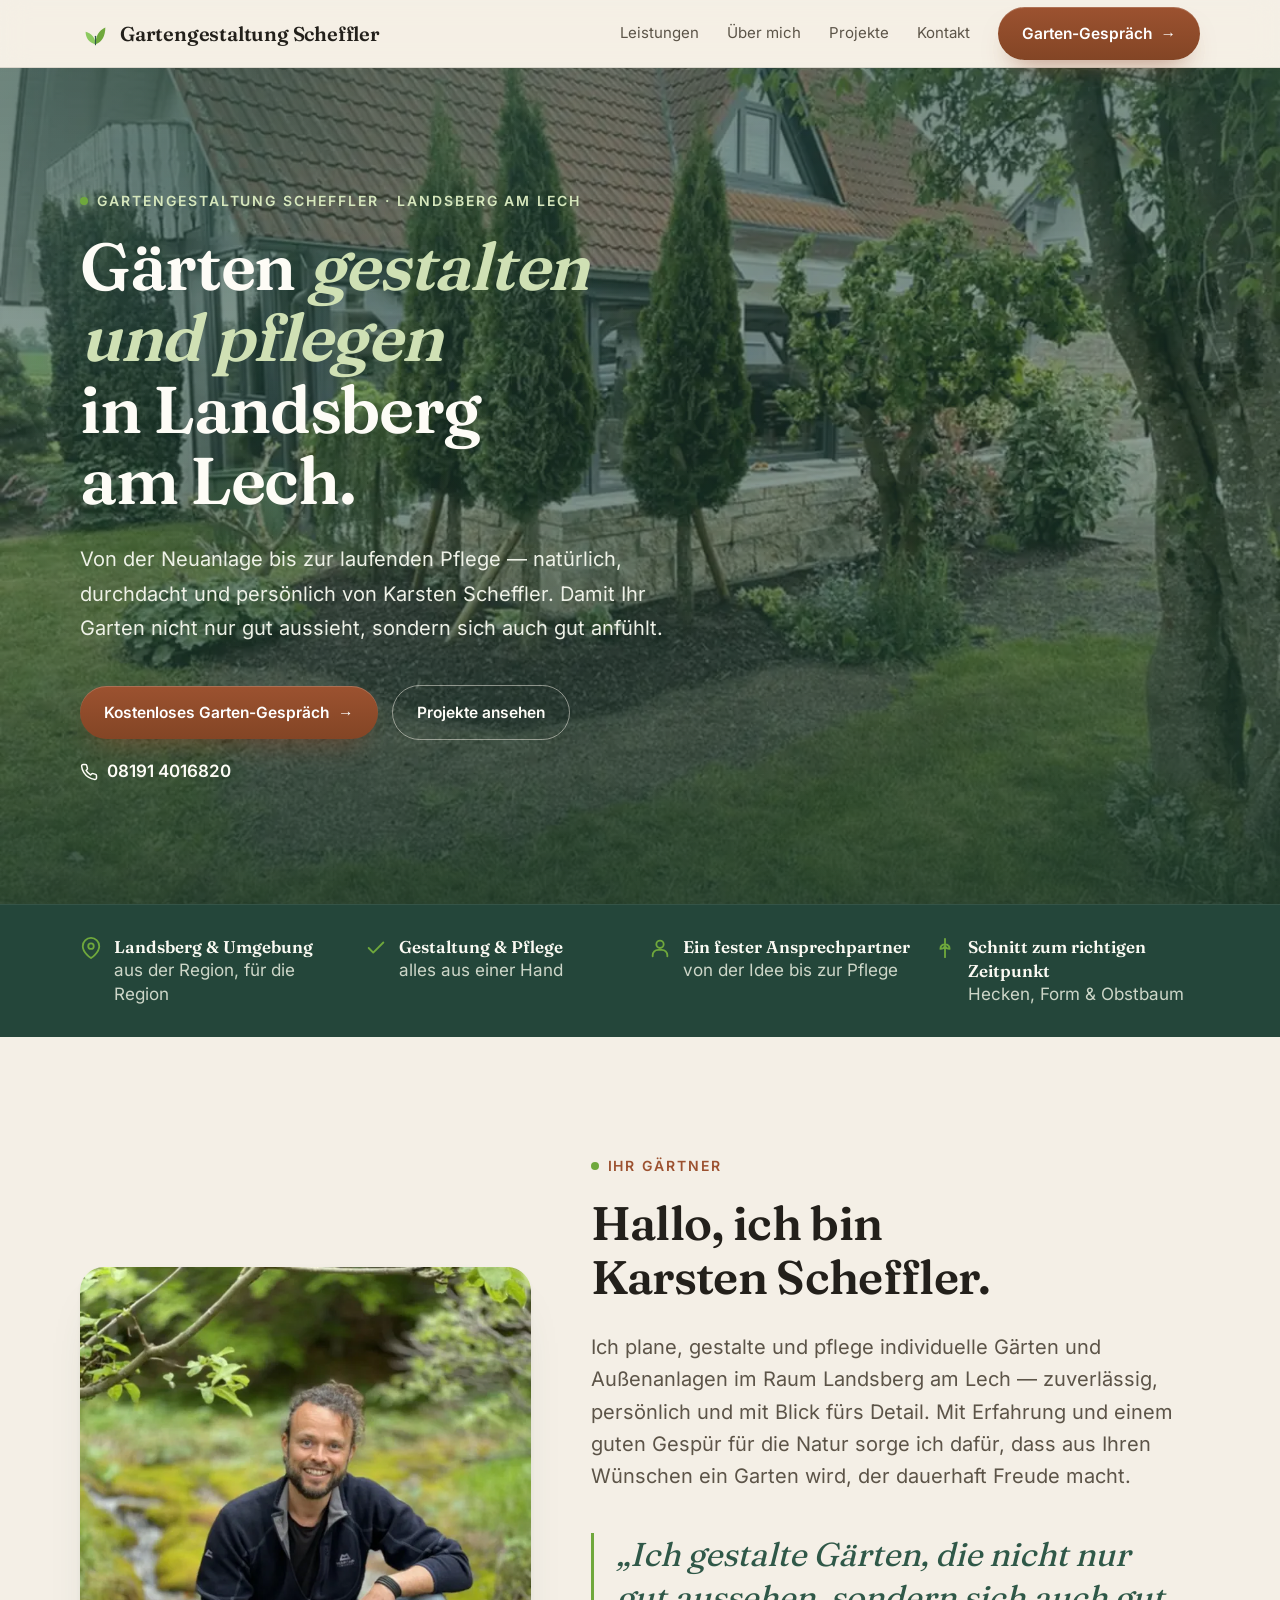
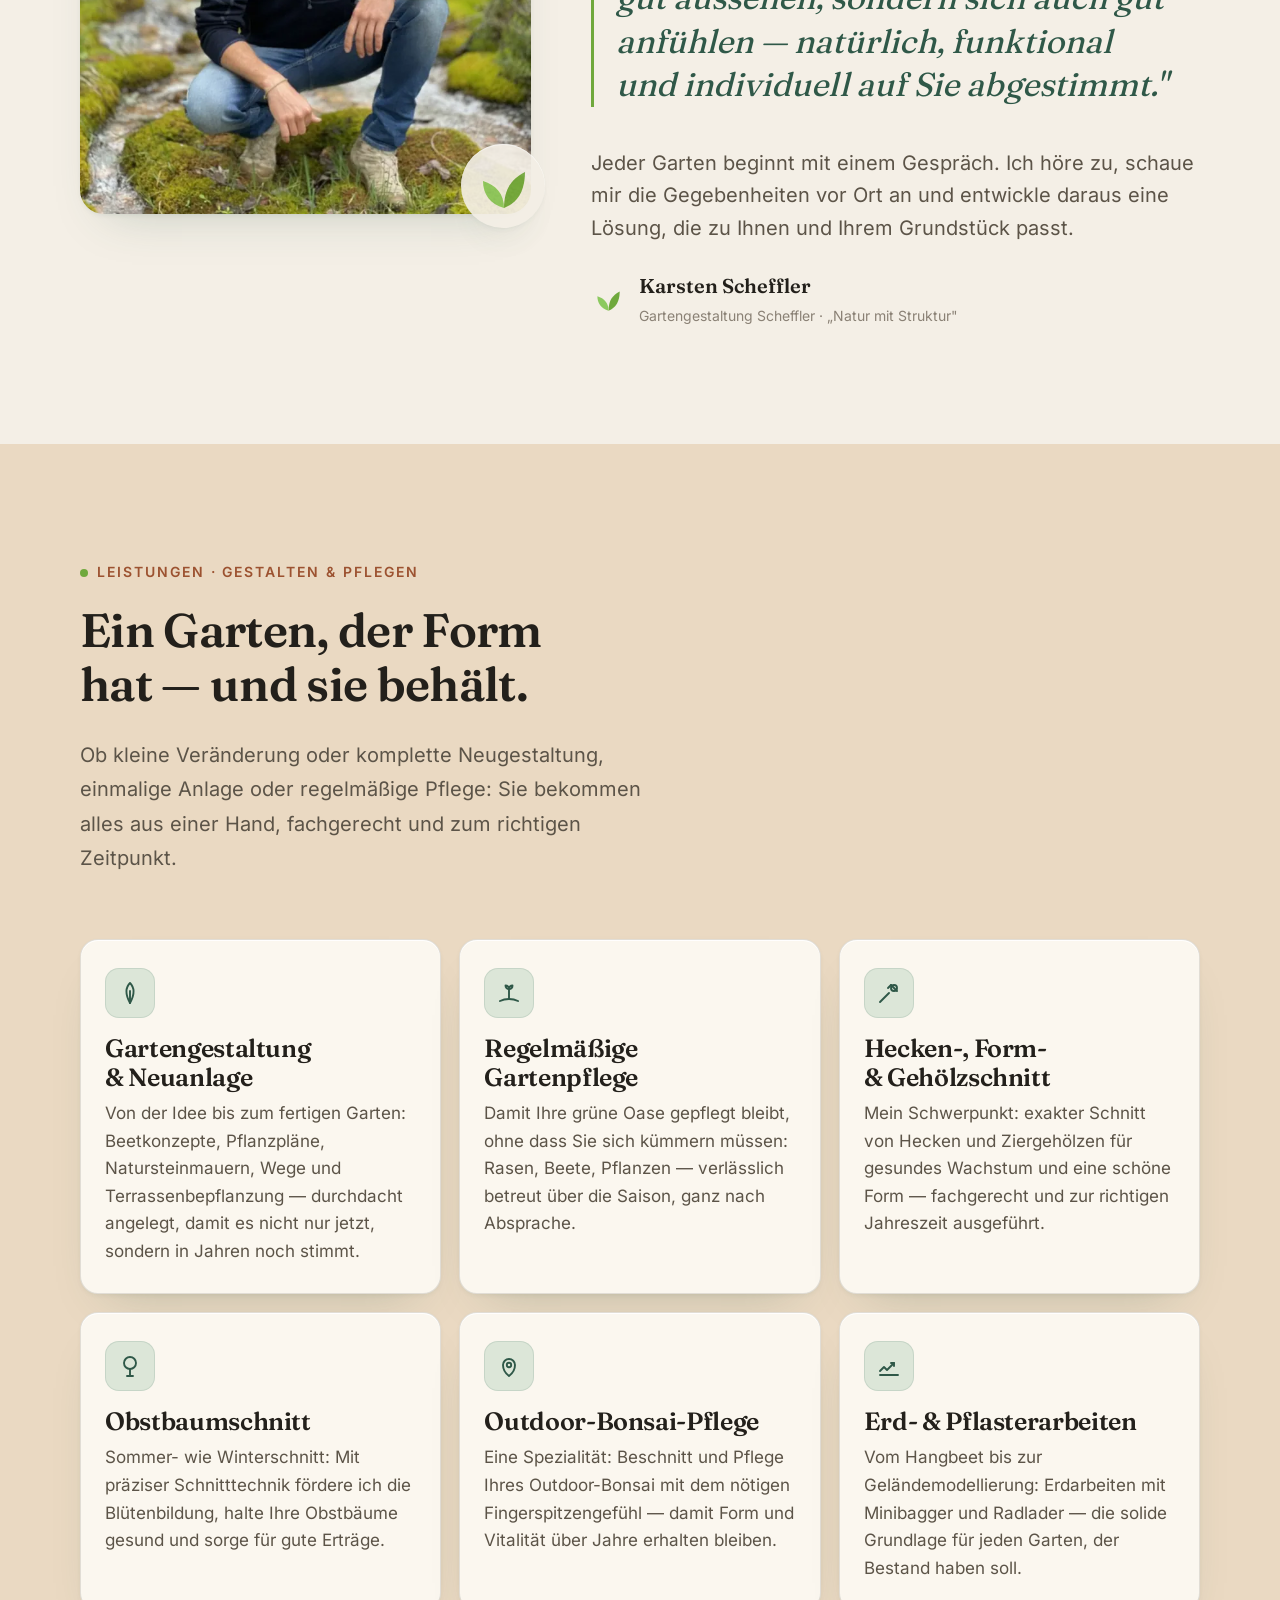
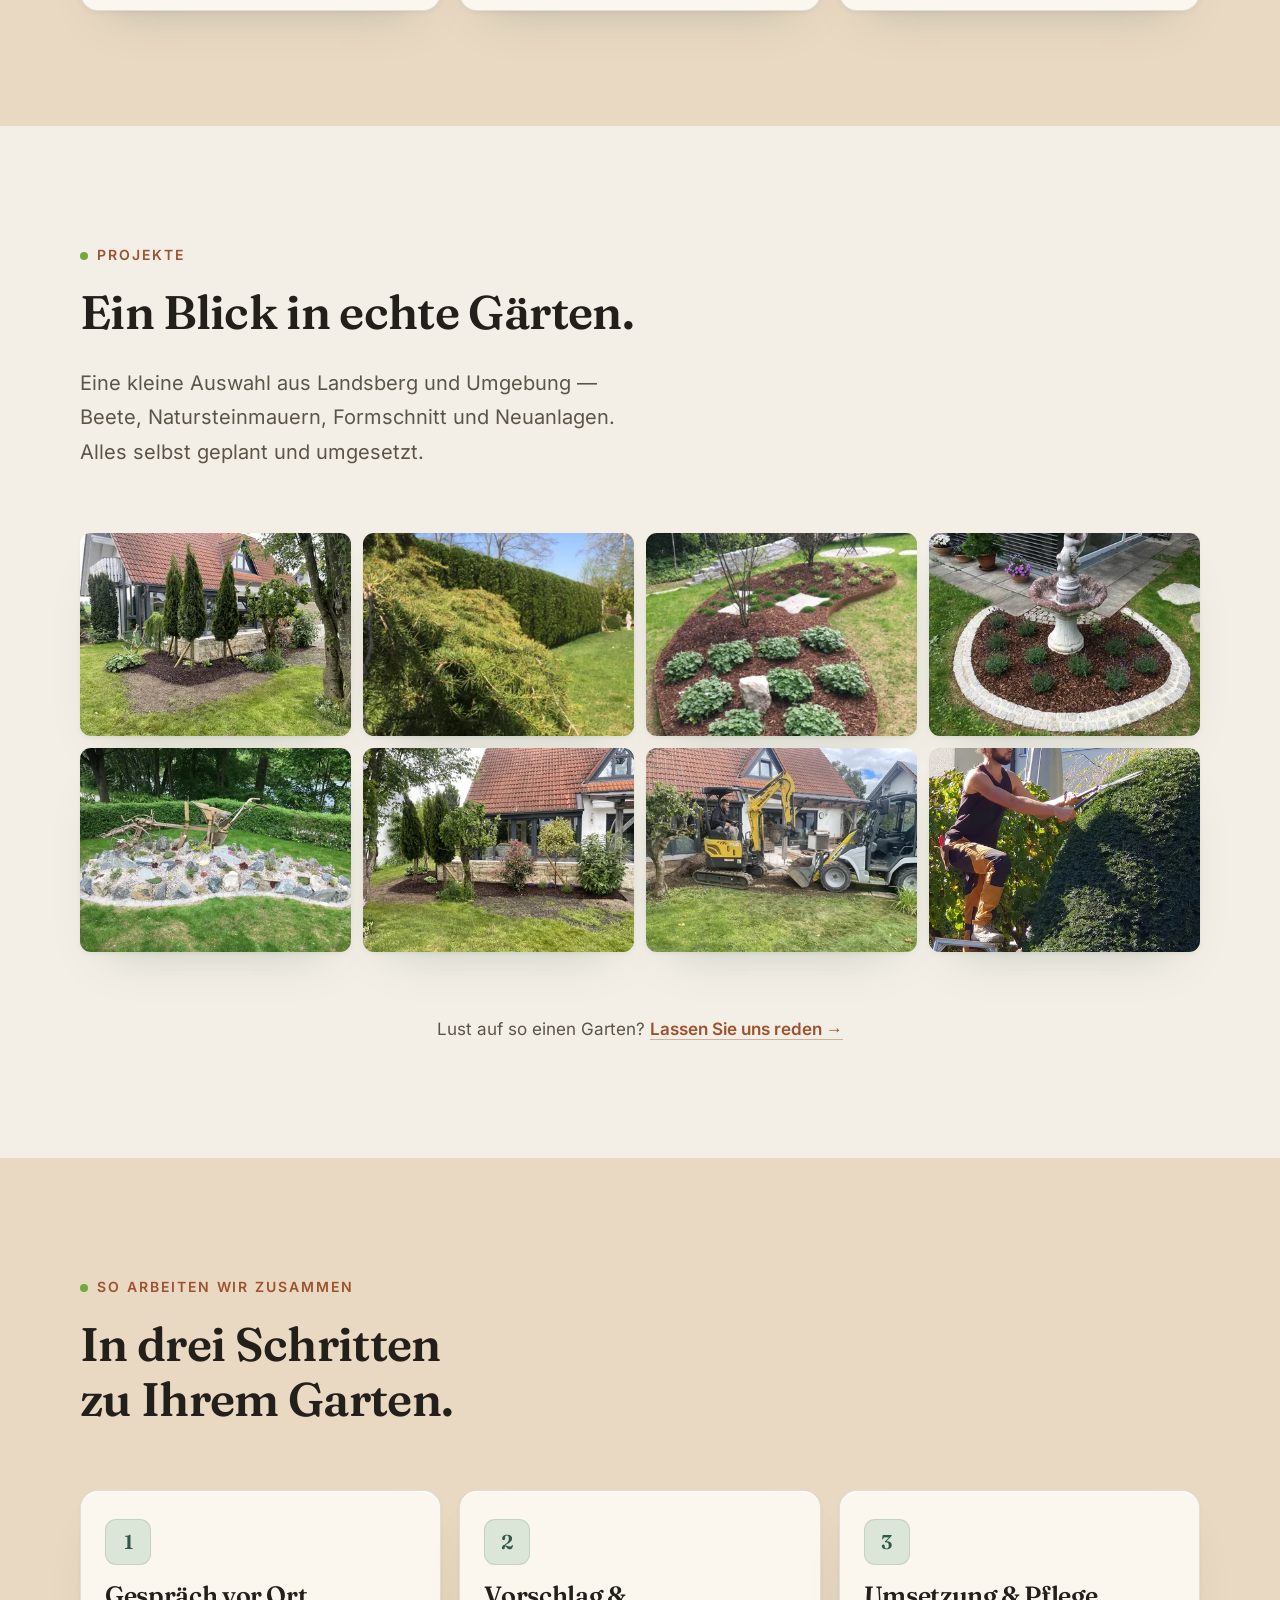
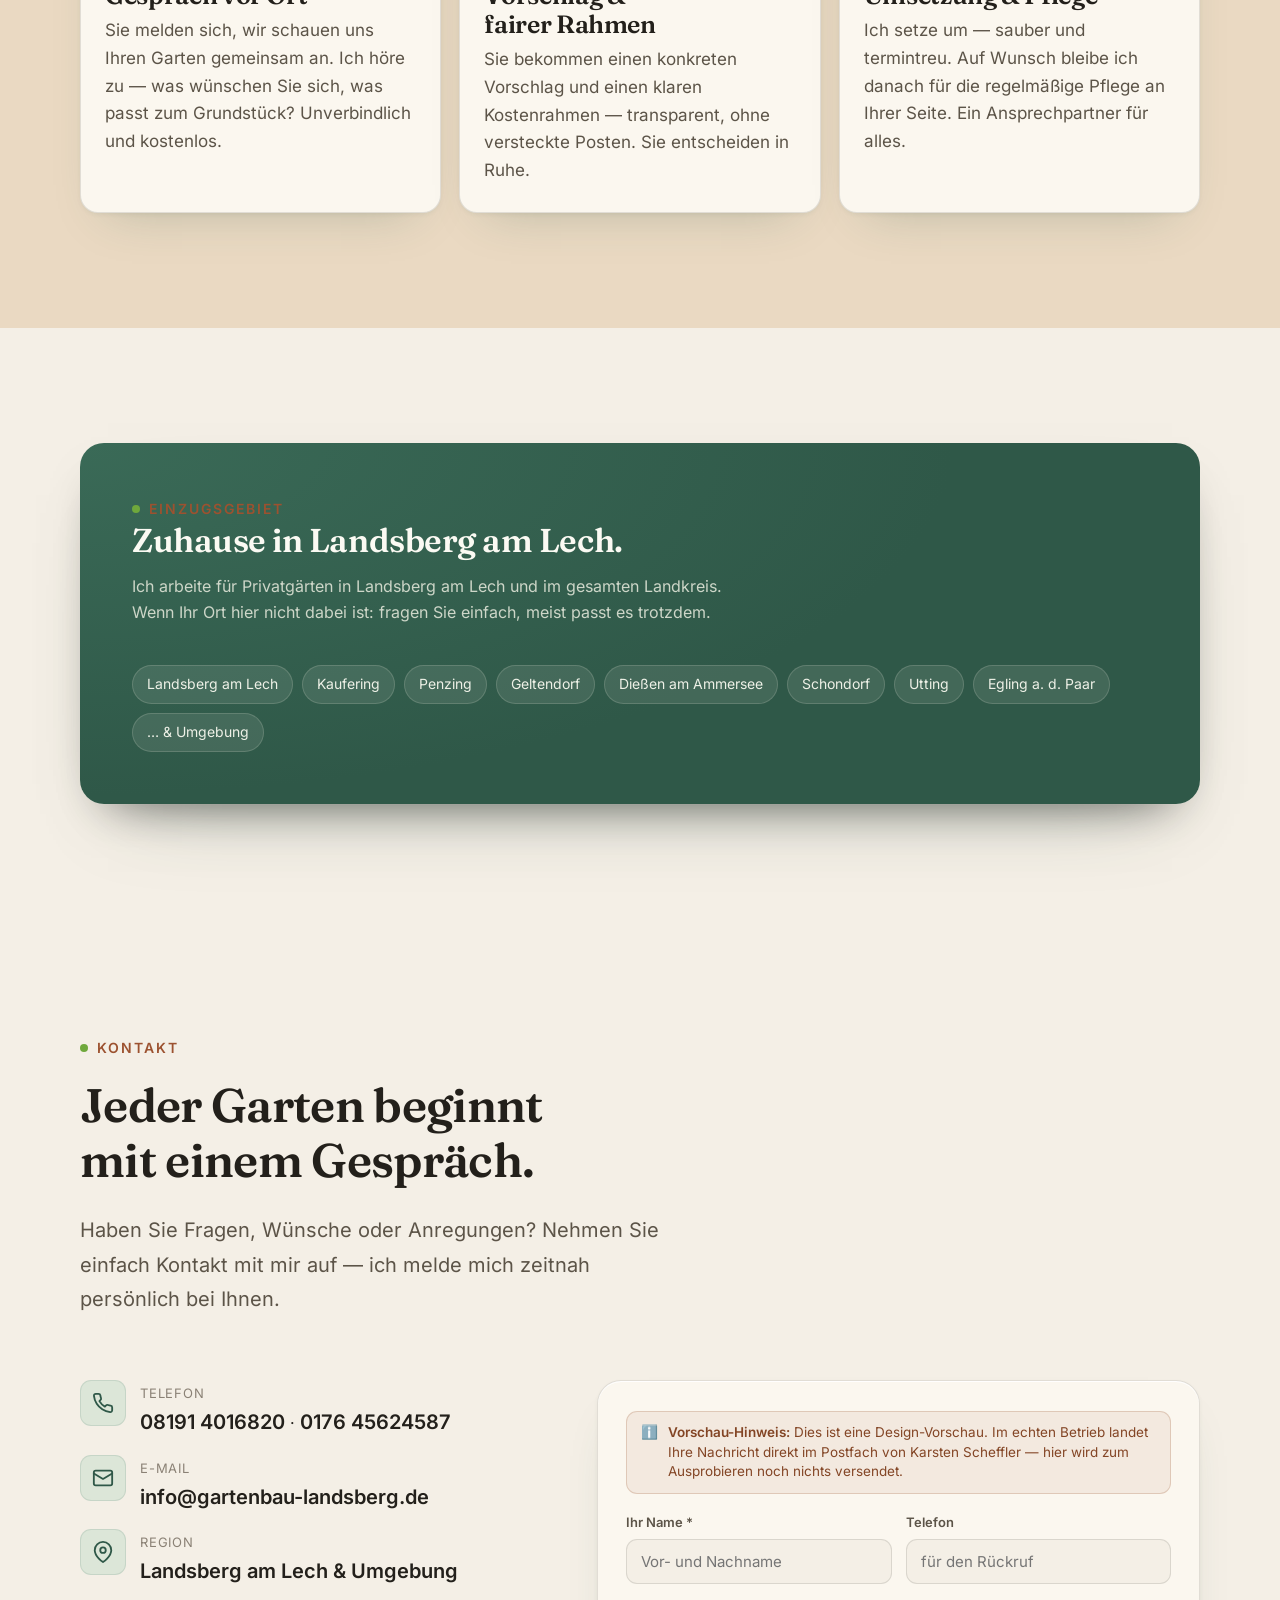
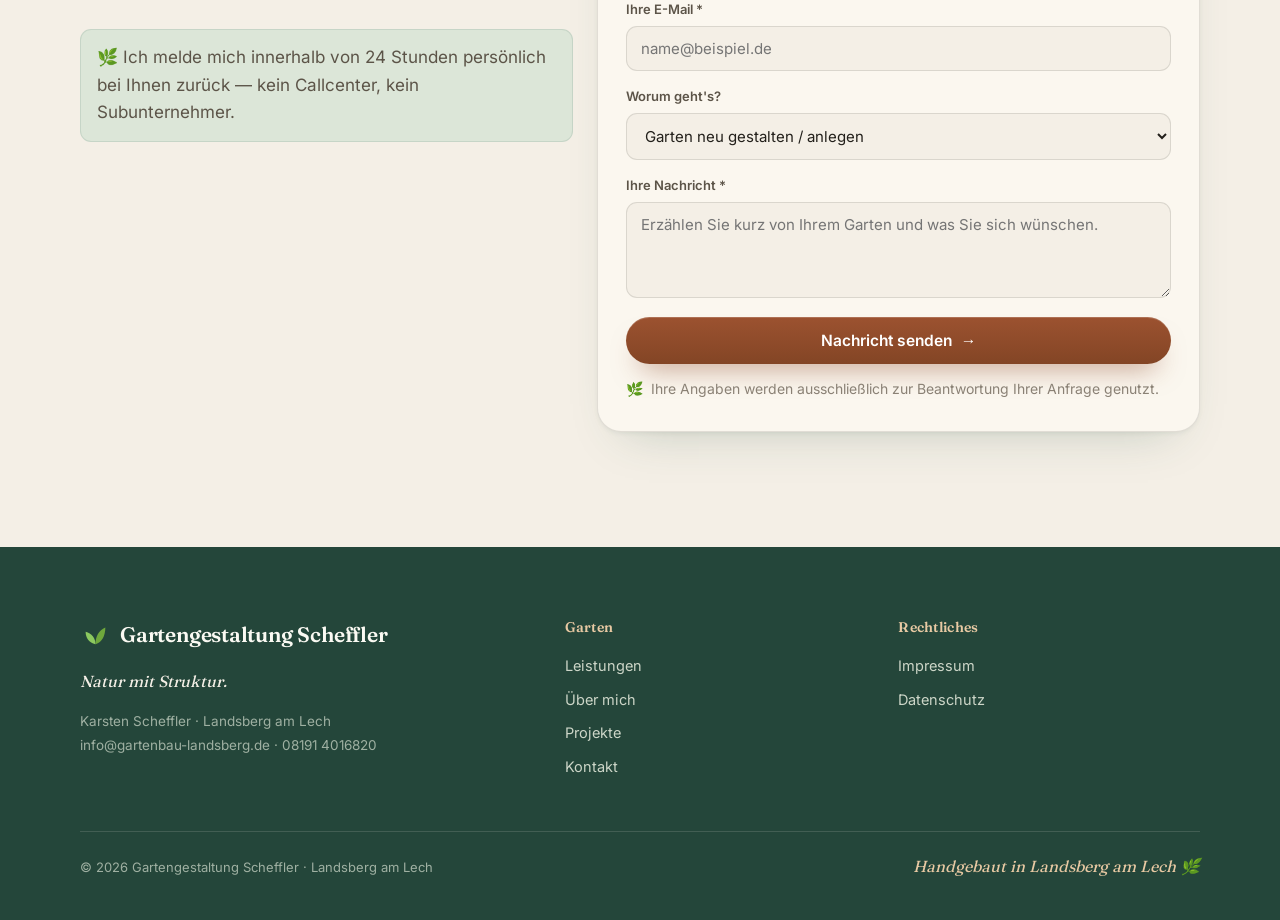
<file: index.html>
<!DOCTYPE html>
<!--
  ╔══════════════════════════════════════════════════════════════════╗
  ║  GARTENGESTALTUNG SCHEFFLER · Landsberg am Lech                   ║
  ║  Lechcode-DEMO (unbeauftragt) · „Natur mit Struktur"             ║
  ║  Single-File, kein Build. Stil: „nature distilled" (Waldgrün/Sand)║
  ╠══════════════════════════════════════════════════════════════════╣
  ║  ⚠ DEMO — noindex aktiv. Texte aus Altseite übernommen+verbessert ║
  ║    (Inhalte-Freigabe=ja). KEINE erfundenen Fakten — offene Punkte  ║
  ║    stehen als [KLÄREN: …]. Rechtsseiten = Platzhalter.            ║
  ╚══════════════════════════════════════════════════════════════════╝
-->
<html lang="de">
<head>
  <meta charset="UTF-8" />
  <meta name="viewport" content="width=device-width, initial-scale=1.0" />
  <script>document.documentElement.classList.add('js');if(location.search.indexOf('foto')>-1)document.documentElement.classList.add('foto');</script>
  <!-- ENTFERNEN sobald Impressum+Datenschutz live & vom Kunden freigegeben (auf ALLEN Seiten gleichzeitig) -->
  <meta name="robots" content="noindex, nofollow" />
  <title>Gärtner in Landsberg am Lech – Gartengestaltung Scheffler</title>
  <meta name="description" content="Karsten Scheffler gestaltet und pflegt Gärten in Landsberg am Lech und Umgebung: Neuanlage, Gartenpflege, fachgerechter Hecken- & Formschnitt. Jetzt unverbindlich beraten lassen." />
  <meta property="og:title" content="Gartengestaltung Scheffler – Gärtner in Landsberg am Lech" />
  <meta property="og:description" content="Gärten gestalten und pflegen in Landsberg am Lech: Neuanlage, Pflege, Hecken- & Formschnitt, Obstbaum & Outdoor-Bonsai. Persönlich, mit Gespür für die Natur." />
  <meta property="og:type" content="website" />
  <meta property="og:locale" content="de_DE" />
  <!-- DEMO: OG zeigt auf die Vorschau-URL, damit WhatsApp-/Social-Previews laden. Bei Go-Live auf https://www.gartenbau-landsberg.de/ umstellen. -->
  <meta property="og:url" content="https://lechcode.github.io/gartenbau-landsberg-vorschau/" />
  <meta property="og:image" content="https://lechcode.github.io/gartenbau-landsberg-vorschau/assets/og.jpg" />
  <meta property="og:image:width" content="1200" />
  <meta property="og:image:height" content="630" />
  <meta name="theme-color" content="#2F5848" />
  <!-- Favicon: grünes Blatt (Markenfarbe), Inline-SVG, kein externer Request -->
  <link rel="icon" href="data:image/svg+xml,%3Csvg xmlns='http://www.w3.org/2000/svg' viewBox='0 0 64 64'%3E%3Crect width='64' height='64' rx='15' fill='%232F5848'/%3E%3Cpath d='M32 50 C 32 34, 38 24, 50 18 C 50 34, 44 46, 32 50 Z' fill='%236FA83C'/%3E%3Cpath d='M32 50 C 32 38, 26 30, 16 26 C 16 38, 22 47, 32 50 Z' fill='%238CC95F'/%3E%3Cpath d='M32 51 V36' stroke='%23EAD9C2' stroke-width='2.4' stroke-linecap='round'/%3E%3C/svg%3E" />
  <!-- Schriften lokal gehostet (DSGVO: keine Verbindung zu Google) -->
  <link rel="stylesheet" href="assets/fonts.css">
  <!-- Hero-Bild vorladen (EIN preload mit imagesrcset — LCP-sicher, s. Master-Prompt-Learnings) -->
  <link rel="preload" as="image" href="assets/hero-garten-1200.jpg" imagesrcset="assets/hero-garten-800.webp 800w, assets/hero-garten-1200.webp 1200w" imagesizes="100vw" type="image/webp">

  <!-- JSON-LD: nur sichtbare, belegte Angaben. ⚠ Adresse/Telefon vor Go-Live verifizieren (s. OFFENE-FRAGEN A1/A2). Kein AggregateRating (self-serving). -->
  <script type="application/ld+json">
  {
    "@context": "https://schema.org",
    "@type": "LocalBusiness",
    "name": "Gartengestaltung Scheffler",
    "description": "Garten- und Landschaftsgestaltung, Gartenpflege und fachgerechter Hecken-, Form- und Obstbaumschnitt in Landsberg am Lech und Umgebung.",
    "url": "https://www.gartenbau-landsberg.de/",
    "image": "https://www.gartenbau-landsberg.de/assets/og.jpg",
    "telephone": "+49 8191 4016820",
    "founder": { "@type": "Person", "name": "Karsten Scheffler" },
    "address": {
      "@type": "PostalAddress",
      "streetAddress": "Christoph-Thomas-Scheffler-Straße 1",
      "postalCode": "86899",
      "addressLocality": "Landsberg am Lech",
      "addressRegion": "Bayern",
      "addressCountry": "DE"
    },
    "areaServed": [
      { "@type": "City", "name": "Landsberg am Lech" },
      { "@type": "AdministrativeArea", "name": "Landkreis Landsberg am Lech" }
    ],
    "knowsAbout": ["Gartengestaltung","Gartenpflege","Heckenschnitt","Formschnitt","Obstbaumschnitt","Outdoor-Bonsai","Landschaftsbau"],
    "sameAs": ["https://www.facebook.com/gartenbau.landsberg.de/"]
  }
  </script>

  <style>
  /* ===== 1 · TOKENS — „nature distilled" (Waldgrün / Sand / Lehm) ===== */
  :root{
    --forest:#2F5848; --forest-deep:#24463A; --forest-2:#3a6a57;
    --cream:#F4EFE6; --sand:#EAD9C2; --warm-white:#FBF7EF;
    --sage:#A9B9A0; --sage-soft:#DCE6D8;
    --clay:#9C5230; --clay-deep:#834525;
    --apple:#6FA83C; --apple-deep:#5b8f30;
    --ink:#23201B; --ink-soft:#5C5448; --ink-faint:#8a8175;
    --bone:#F4EFE6; --bone-dim:#cdd6c8; --bone-faint:#9fb0a2;
    --line-l:rgba(35,32,27,.12); --line-d:rgba(244,239,230,.16);
    --serif:"Fraunces","Fraunces Fallback",Georgia,"Times New Roman",serif;
    --sans:"Inter","Inter Fallback",-apple-system,BlinkMacSystemFont,"Segoe UI",Arial,sans-serif;

    --radius:18px; --radius-lg:24px; --radius-sm:11px; --radius-pill:999px;
    --nav-h:68px;

    /* fluide Skala — ACHTUNG: +/- immer mit Leerzeichen (clamp-Falle) */
    --step--1:clamp(13px, .35vw + 12.2px, 14px);
    --step-0:clamp(16px, .4vw + 15px, 17px);
    --step-1:clamp(18px, .6vw + 16.5px, 20px);
    --step-2:clamp(21px, 1.1vw + 18px, 25px);
    --step-3:clamp(25px, 2vw + 19px, 33px);
    --step-4:clamp(30px, 3.4vw + 18px, 47px);
    --step-5:clamp(33px, 5.4vw + 14px, 66px);
    --lh-tight:1.08; --lh-snug:1.16; --lh-body:1.62; --lh-relaxed:1.72;
    --ls-display:-.02em; --ls-h2:-.014em; --ls-label:.14em;
    --space-2:clamp(14px, 1.6vw, 18px);
    --space-3:clamp(20px, 2.4vw, 26px);
    --space-4:clamp(30px, 3.6vw, 40px);
    --space-5:clamp(44px, 5.5vw, 64px);
    --space-6:clamp(60px, 9vw, 116px);

    --shadow-l:inset 0 1px 0 rgba(255,255,255,.7), 0 2px 6px -3px rgba(47,88,72,.16), 0 24px 48px -28px rgba(47,88,72,.28);
    --shadow-d:0 1px 0 rgba(255,255,255,.04), 0 24px 48px -28px rgba(0,0,0,.6), 0 40px 90px -60px rgba(47,88,72,.5);
    --edge-l:inset 0 1px 0 rgba(255,255,255,.75);
    --edge-d:inset 0 1px 0 rgba(244,239,230,.06);
    --glow-l:inset 0 1px 0 rgba(255,255,255,.7), 0 0 0 1px rgba(156,82,48,.22), 0 22px 46px -24px rgba(47,88,72,.34);
    --ease:cubic-bezier(.22,.61,.36,1);
    --focus:0 0 0 3px rgba(156,82,48,.45);
    --focus-d:0 0 0 3px rgba(140,201,95,.5);
  }
  *{margin:0;padding:0;box-sizing:border-box;}
  html{scroll-behavior:smooth;scroll-padding-top:calc(var(--nav-h) + 12px);-webkit-text-size-adjust:100%;}
  body{background:var(--cream);color:var(--ink);font-family:var(--sans);line-height:var(--lh-body);-webkit-font-smoothing:antialiased;overflow-x:clip;}
  h1,h2,h3,h4{font-family:var(--serif);font-weight:600;line-height:var(--lh-snug);letter-spacing:var(--ls-h2);text-wrap:balance;}
  a{color:inherit;text-decoration:none;}
  img,svg{display:block;max-width:100%;}
  ::selection{background:rgba(156,82,48,.22);}
  .wrap{width:min(1120px,92vw);margin-inline:auto;}
  section{padding:var(--space-6) 0;position:relative;}
  .sec-head{max-width:58ch;margin-bottom:var(--space-5);}
  .sec-head h2{font-size:var(--step-4);margin-top:var(--space-2);}
  .sec-head p{font-size:var(--step-1);margin-top:var(--space-3);line-height:var(--lh-relaxed);}

  /* Flächen-Themen */
  .light{background:var(--cream);color:var(--ink);}
  .sand{background:var(--sand);}
  .dark{background:var(--forest);color:var(--bone);}
  .dark h1,.dark h2,.dark h3{color:#fbfaf3;}
  .dark .sec-head p,.dark .lead{color:var(--bone-dim);}
  .light h2,.light h3,.sand h2,.sand h3{color:var(--ink);}
  .sec-head p,.lead{color:var(--ink-soft);}

  .eyebrow{font-family:var(--sans);font-weight:600;font-size:var(--step--1);letter-spacing:var(--ls-label);text-transform:uppercase;display:inline-flex;align-items:center;gap:9px;color:var(--clay);}
  .eyebrow::before{content:"";width:8px;height:8px;border-radius:50%;background:var(--apple);flex:none;}
  .dark .eyebrow{color:#e8c9a3;} .dark .eyebrow::before{background:var(--apple);}

  /* Wortmarke */
  .wm{display:inline-flex;align-items:center;gap:10px;font-family:var(--serif);font-weight:600;letter-spacing:-.01em;line-height:1;color:var(--ink);}
  .wm .leaf{width:30px;height:30px;flex:none;}
  .dark .wm,.site-footer .wm{color:#fbfaf3;}

  /* Buttons */
  .btn{display:inline-flex;align-items:center;gap:9px;cursor:pointer;border:none;
    background:linear-gradient(180deg,var(--clay),var(--clay-deep));color:#fff;
    font-family:var(--sans);font-weight:650;font-size:15.5px;padding:14px 24px;border-radius:var(--radius-pill);
    box-shadow:inset 0 1px 0 rgba(255,255,255,.18), 0 16px 28px -14px rgba(140,69,37,.6);
    transition:transform .28s var(--ease),box-shadow .28s var(--ease);white-space:nowrap;}
  .btn:hover{transform:translateY(-2px);box-shadow:inset 0 1px 0 rgba(255,255,255,.18), 0 22px 38px -16px rgba(140,69,37,.7);}
  .btn:active{transform:translateY(0);transition-duration:.08s;}
  .btn .arr{transition:transform .25s var(--ease);} .btn:hover .arr{transform:translateX(4px);}
  .btn-ghost{background:transparent;color:var(--ink);border:1.5px solid var(--line-l);box-shadow:none;font-weight:600;}
  .btn-ghost:hover{background:rgba(47,88,72,.06);border-color:rgba(47,88,72,.4);box-shadow:none;transform:translateY(-2px);}
  .dark .btn-ghost{color:var(--bone);border-color:rgba(244,239,230,.3);}
  .dark .btn-ghost:hover{background:rgba(244,239,230,.08);border-color:rgba(244,239,230,.55);}

  /* ===== 2 · NAV ===== */
  .nav{position:sticky;top:0;z-index:100;height:var(--nav-h);background:rgba(244,239,230,.82);backdrop-filter:saturate(140%) blur(14px);border-bottom:1px solid var(--line-l);}
  .nav-in{display:flex;align-items:center;justify-content:space-between;height:100%;}
  .nav .wm{font-size:20px;}
  .nav-links{display:flex;align-items:center;gap:28px;}
  .nav-links a:not(.btn){font-size:15px;color:var(--ink-soft);font-weight:500;position:relative;padding:4px 0;transition:color .2s var(--ease);}
  .nav-links a:not(.btn)::after{content:"";position:absolute;left:0;bottom:-1px;width:0;height:2px;background:var(--clay);border-radius:2px;transition:width .25s var(--ease);}
  .nav-links a:not(.btn):hover{color:var(--ink);} .nav-links a:not(.btn):hover::after{width:100%;}
  .nav-toggle{display:none;background:none;border:none;cursor:pointer;padding:8px;}
  .nav-toggle span{display:block;width:24px;height:2px;background:var(--ink);border-radius:2px;transition:.3s;}
  .nav-toggle span+span{margin-top:6px;}
  .leaf-mark{color:var(--apple);}

  /* ===== 3 · HERO ===== */
  .hero{position:relative;isolation:isolate;min-height:min(88svh,720px);display:flex;align-items:center;
    padding:calc(var(--nav-h) + 4vw) 0 var(--space-6);overflow:hidden;color:var(--bone);}
  .hero-img{position:absolute;inset:0;width:100%;height:100%;object-fit:cover;z-index:-2;}
  .hero::after{content:"";position:absolute;inset:0;z-index:-1;
    background:linear-gradient(180deg,rgba(36,70,58,.62),rgba(36,70,58,.48) 38%,rgba(28,54,44,.86)),radial-gradient(60vmax 50vmax at 18% 12%,rgba(47,88,72,.30),transparent 60%);}
  .hero .wrap{position:relative;max-width:none;}
  .hero-inner{max-width:60ch;}
  .hero h1{font-size:var(--step-5);line-height:var(--lh-tight);letter-spacing:var(--ls-display);margin:var(--space-2) 0 0;color:#fdfcf6;max-width:18ch;}
  .hero h1 em{font-style:italic;color:#cfe0b4;}
  .hero-sub{font-size:var(--step-1);line-height:var(--lh-relaxed);color:#eef1e7;margin-top:var(--space-3);max-width:52ch;}
  .hero-cta{display:flex;gap:14px;flex-wrap:wrap;margin-top:var(--space-4);align-items:center;}
  .hero-tel{display:inline-flex;align-items:center;gap:9px;font-weight:600;color:#fdfcf6;font-size:var(--step-0);}
  .hero-tel svg{flex:none;}
  /* Header-Lesbarkeit auf dunklem Hero (hell statt clay/ink) */
  .hero .eyebrow{color:#d6e7bd;}
  .hero .eyebrow::before{background:var(--apple);box-shadow:0 0 10px 1px rgba(140,201,95,.5);}
  .hero .btn-ghost{color:#fdfcf6;border-color:rgba(244,239,230,.5);}
  .hero .btn-ghost:hover{background:rgba(244,239,230,.12);border-color:rgba(244,239,230,.8);}

  /* ===== Vertrauensleiste ===== */
  .trust-bar{background:var(--forest-deep);color:var(--bone);border-top:1px solid rgba(244,239,230,.08);}
  .trust-grid{display:grid;grid-template-columns:repeat(4,1fr);gap:18px;padding:clamp(22px,3vw,30px) 0;}
  .trust-item{display:flex;gap:12px;align-items:flex-start;font-size:var(--step-0);color:var(--bone-dim);line-height:1.4;}
  .trust-item svg{flex:none;color:var(--apple);margin-top:2px;}
  .trust-item b{color:#fbfaf3;font-weight:600;display:block;font-family:var(--serif);}

  /* ===== Über mich ===== */
  .about-grid{display:grid;grid-template-columns:.85fr 1.15fr;gap:clamp(28px,5vw,60px);align-items:center;}
  .about-portrait{position:relative;}
  .about-portrait picture{display:block;}
  .about-portrait img{display:block;width:100%;height:auto;border-radius:var(--radius-lg);box-shadow:var(--shadow-l);}
  .about-portrait .leaf-deco{position:absolute;right:-14px;bottom:-14px;width:84px;color:var(--apple);opacity:.9;background:var(--cream);border-radius:50%;padding:10px;box-shadow:var(--shadow-l);}
  .about-body .lead{font-size:var(--step-1);color:var(--ink-soft);}
  .quote{font-family:var(--serif);font-style:italic;font-size:var(--step-3);line-height:1.32;color:var(--forest);margin:var(--space-4) 0;padding-left:22px;border-left:3px solid var(--apple);text-wrap:balance;}
  .sign{display:flex;align-items:center;gap:14px;margin-top:var(--space-3);}
  .sign .name{font-family:var(--serif);font-weight:600;font-size:var(--step-1);color:var(--ink);}
  .sign .role{font-size:var(--step--1);color:var(--ink-faint);}

  /* ===== Leistungen ===== */
  .svc-grid{display:grid;grid-template-columns:repeat(3,1fr);gap:18px;}
  .svc{background:var(--warm-white);border:1px solid var(--line-l);border-radius:var(--radius);padding:28px 24px;box-shadow:var(--edge-l), var(--shadow-l);transition:transform .35s var(--ease),box-shadow .35s var(--ease),border-color .35s var(--ease);}
  .svc:hover{transform:translateY(-3px);box-shadow:var(--glow-l);border-color:rgba(156,82,48,.3);}
  .svc .ic{display:inline-grid;place-items:center;width:50px;height:50px;border-radius:14px;background:var(--sage-soft);color:var(--forest);margin-bottom:16px;box-shadow:inset 0 0 0 1px rgba(47,88,72,.12);}
  .svc h3{font-size:var(--step-2);margin-bottom:8px;color:var(--ink);}
  .svc p{font-size:var(--step-0);color:var(--ink-soft);}

  /* ===== Projekte / Galerie ===== */
  .gallery{display:grid;grid-template-columns:repeat(4,1fr);gap:12px;}
  .gallery figure{position:relative;overflow:hidden;border-radius:var(--radius-sm);box-shadow:var(--shadow-l);background:var(--sage-soft);aspect-ratio:4/3;}
  .gallery img{width:100%;height:100%;object-fit:cover;display:block;transition:transform .5s var(--ease);}
  .gallery figure:hover img{transform:scale(1.05);}
  .gallery figcaption{position:absolute;left:0;right:0;bottom:0;padding:22px 14px 10px;font-size:13px;color:#fff;
    background:linear-gradient(180deg,transparent,rgba(20,40,32,.78));opacity:0;transform:translateY(6px);transition:opacity .3s var(--ease),transform .3s var(--ease);}
  .gallery figure:hover figcaption,.gallery figure:focus-within figcaption{opacity:1;transform:none;}
  .gallery .wide{grid-column:span 2;}
  .gallery img.tall{aspect-ratio:4/3;}

  /* ===== Ablauf ===== */
  .steps{display:grid;grid-template-columns:repeat(3,1fr);gap:18px;}
  .step{position:relative;background:var(--warm-white);border:1px solid var(--line-l);border-radius:var(--radius);padding:28px 24px;box-shadow:var(--edge-l), var(--shadow-l);}
  .step .num{font-family:var(--serif);font-weight:600;font-size:var(--step-1);color:var(--forest);background:var(--sage-soft);width:46px;height:46px;border-radius:var(--radius-sm);display:grid;place-items:center;margin-bottom:16px;box-shadow:inset 0 0 0 1px rgba(47,88,72,.14);}
  .step h3{font-size:var(--step-2);margin-bottom:7px;color:var(--ink);} .step p{color:var(--ink-soft);font-size:var(--step-0);}

  /* ===== Region ===== */
  .region-card{background:radial-gradient(120% 150% at 0% 0%,var(--forest-2),var(--forest) 65%);color:var(--bone);border-radius:var(--radius-lg);padding:clamp(28px,4.5vw,52px);box-shadow:var(--shadow-d);position:relative;overflow:hidden;}
  .region-card h2{color:#fbfaf3;font-size:var(--step-3);}
  .region-card p{color:var(--bone-dim);margin-top:14px;max-width:60ch;}
  .places{display:flex;flex-wrap:wrap;gap:9px;margin-top:var(--space-4);}
  .place{font-size:14px;color:#eef1e7;background:rgba(244,239,230,.1);border:1px solid rgba(244,239,230,.16);padding:7px 14px;border-radius:var(--radius-pill);}

  /* ===== Kontakt ===== */
  .contact-grid{display:grid;grid-template-columns:.9fr 1.1fr;gap:24px;align-items:start;}
  .contact-info{display:flex;flex-direction:column;gap:16px;}
  .info-row{display:flex;gap:14px;align-items:flex-start;}
  .info-row .ic{display:grid;place-items:center;width:46px;height:46px;border-radius:var(--radius-sm);background:var(--sage-soft);color:var(--forest);flex:none;box-shadow:inset 0 0 0 1px rgba(47,88,72,.12);}
  .info-row .lbl{font-size:13px;color:var(--ink-faint);text-transform:uppercase;letter-spacing:.06em;}
  .info-row a,.info-row .val{font-size:var(--step-1);color:var(--ink);font-weight:600;}
  .info-row a:hover{color:var(--clay);}
  .promise{margin-top:var(--space-3);font-size:var(--step-0);color:var(--ink-soft);background:var(--sage-soft);border:1px solid rgba(47,88,72,.12);border-radius:var(--radius-sm);padding:14px 16px;}
  .card{background:var(--warm-white);border:1px solid var(--line-l);border-radius:var(--radius-lg);padding:30px 28px;box-shadow:var(--edge-l), var(--shadow-l);}
  .demo-flag{display:flex;gap:10px;align-items:flex-start;font-size:13.5px;color:var(--clay-deep);background:rgba(156,82,48,.08);border:1px solid rgba(156,82,48,.22);border-radius:var(--radius-sm);padding:11px 14px;margin-bottom:18px;line-height:1.45;}
  .field{display:flex;flex-direction:column;gap:6px;margin-bottom:15px;}
  .field label{font-size:13px;font-weight:600;color:var(--ink-soft);}
  .field input,.field textarea,.field select{font-family:var(--sans);font-size:15px;color:var(--ink);background:var(--cream);border:1.5px solid var(--line-l);border-radius:var(--radius-sm);padding:12px 14px;transition:border-color .2s var(--ease),box-shadow .2s var(--ease);width:100%;}
  .field input:focus,.field textarea:focus,.field select:focus{outline:none;border-color:var(--clay);box-shadow:var(--focus);}
  .field textarea{resize:vertical;min-height:96px;}
  .two{display:grid;grid-template-columns:1fr 1fr;gap:14px;}
  .form .btn{width:100%;justify-content:center;margin-top:4px;}
  .form-msg{display:none;margin-top:14px;padding:14px 16px;border-radius:var(--radius-sm);font-size:var(--step-0);line-height:1.55;}
  .form-msg.ok{display:block;background:rgba(111,168,60,.14);border:1px solid rgba(111,168,60,.45);color:#3f5a23;}
  .form-note{display:flex;align-items:flex-start;gap:8px;margin-top:14px;color:var(--ink-faint);font-size:var(--step--1);}
  .hp{position:absolute;left:-9999px;opacity:0;height:0;width:0;}

  /* ===== Footer ===== */
  .site-footer{background:var(--forest-deep);color:var(--bone-dim);padding:clamp(48px,7vw,72px) 0 110px;}
  @media (min-width:781px){.site-footer{padding-bottom:40px;}}
  .foot-top{display:grid;grid-template-columns:1.5fr 1fr 1fr;gap:32px;}
  .foot-brand .wm{font-size:21px;}
  .foot-brand .tag{font-family:var(--serif);font-style:italic;font-size:16px;color:var(--bone);margin-top:12px;}
  .foot-brand .addr{font-size:13.5px;color:var(--bone-faint);margin-top:14px;line-height:1.8;}
  .foot-col h3{font-family:var(--serif);font-size:14px;letter-spacing:.02em;color:#e8c9a3;font-weight:600;margin-bottom:14px;}
  .foot-col a{display:block;color:var(--bone-dim);padding:5px 0;transition:color .2s var(--ease);font-size:14.5px;}
  .foot-col a:hover{color:#fbfaf3;}
  .foot-bottom{margin-top:clamp(32px,5vw,48px);padding-top:22px;border-top:1px solid rgba(244,239,230,.14);display:flex;justify-content:space-between;align-items:center;flex-wrap:wrap;gap:12px;font-size:13px;color:var(--bone-faint);}
  .foot-bottom .hand{font-family:var(--serif);font-style:italic;font-size:16px;color:#e8c9a3;}

  /* ===== Sticky Mobil-Kontaktleiste ===== */
  .mobile-bar{position:fixed;left:0;right:0;bottom:0;z-index:120;display:none;grid-template-columns:1fr 1fr 1fr;
    background:rgba(36,70,58,.97);backdrop-filter:blur(8px);border-top:1px solid rgba(244,239,230,.16);box-shadow:0 -10px 30px -12px rgba(0,0,0,.5);}
  .mobile-bar a{display:flex;flex-direction:column;align-items:center;justify-content:center;gap:3px;padding:9px 4px;color:var(--bone);font-size:11.5px;font-weight:600;min-height:58px;}
  .mobile-bar a+a{border-left:1px solid rgba(244,239,230,.14);}
  .mobile-bar a svg{flex:none;}
  .mobile-bar a.accent{background:linear-gradient(180deg,var(--clay),var(--clay-deep));}

  /* ===== Fokus / A11y ===== */
  :where(a,button,.btn,input,textarea,select,.wm):focus-visible{outline:none;box-shadow:var(--focus);border-radius:var(--radius-sm);}
  .dark a:focus-visible,.hero a:focus-visible,.region-card a:focus-visible,.mobile-bar a:focus-visible,.trust-bar a:focus-visible{box-shadow:var(--focus-d);}
  .skip{position:absolute;left:-999px;top:8px;z-index:200;background:var(--clay);color:#fff;padding:10px 16px;border-radius:var(--radius-sm);font-weight:600;}
  .skip:focus{left:16px;}

  /* ===== Reveal & Responsive ===== */
  .js .reveal > *{opacity:0;transform:translateY(22px);transition:opacity .7s var(--ease),transform .7s var(--ease);}
  .js .reveal.in > *{opacity:1;transform:none;}
  .js .reveal .stagger > *{opacity:0;transform:translateY(16px);transition:opacity .6s var(--ease),transform .6s var(--ease);}
  .js .reveal.in .stagger > *{opacity:1;transform:none;}
  .js .reveal.in .stagger > *:nth-child(2){transition-delay:.06s;}
  .js .reveal.in .stagger > *:nth-child(3){transition-delay:.12s;}
  .js .reveal.in .stagger > *:nth-child(4){transition-delay:.18s;}
  .js .reveal.in .stagger > *:nth-child(5){transition-delay:.24s;}
  .js .reveal.in .stagger > *:nth-child(6){transition-delay:.30s;}
  .foto .reveal > *,.foto .reveal .stagger > *{opacity:1 !important;transform:none !important;transition:none !important;}
  .foto .mobile-bar{display:none !important;}

  @media (max-width:920px){
    .nav-links{position:fixed;inset:var(--nav-h) 0 auto 0;flex-direction:column;align-items:stretch;gap:0;background:var(--warm-white);border-bottom:1px solid var(--line-l);padding:10px 6vw 22px;transform:translateY(-12px);opacity:0;pointer-events:none;transition:.3s;box-shadow:var(--shadow-l);}
    .nav-links.open{transform:none;opacity:1;pointer-events:auto;}
    .nav-links a:not(.btn){padding:14px 0;border-bottom:1px solid var(--line-l);} .nav-links a:not(.btn)::after{display:none;}
    .nav-links .btn{margin-top:14px;justify-content:center;} .nav-toggle{display:block;}
    .about-grid,.contact-grid{grid-template-columns:1fr;}
    .about-portrait{max-width:330px;margin-inline:auto;}
    .trust-grid{grid-template-columns:1fr 1fr;}
    .svc-grid,.steps{grid-template-columns:1fr 1fr;}
    .gallery{grid-template-columns:repeat(3,1fr);}
  }
  @media (max-width:600px){
    .svc-grid,.steps,.trust-grid{grid-template-columns:1fr;}
    .gallery{grid-template-columns:1fr 1fr;gap:9px;} .gallery .wide{grid-column:span 2;}
    .two{grid-template-columns:1fr;}
    .about-portrait{max-width:300px;}
    .about-portrait .leaf-deco{width:64px;right:-8px;bottom:-8px;padding:9px;}
    .hero-cta{flex-direction:column;align-items:stretch;} .hero-cta .btn{justify-content:center;} .hero-tel{justify-content:center;margin-top:4px;}
    .foot-top{grid-template-columns:1fr;} .foot-bottom{flex-direction:column;align-items:flex-start;}
    .mobile-bar{display:grid;}
  }
  @media (prefers-reduced-motion:reduce){
    *{animation:none !important;scroll-behavior:auto !important;}
    .js .reveal > *,.js .reveal .stagger > *{opacity:1 !important;transform:none !important;transition:none !important;}
    .svc,.step,.btn,.gallery img{transition:none !important;transform:none !important;}
  }
  @media print{
    .nav,.hero-cta,.mobile-bar,.nav-toggle,.demo-flag,form,.gallery{display:none !important;}
    body{background:#fff;color:#000;}
    .hero{min-height:auto;color:#000;padding:20px 0;} .hero::after,.hero-img{display:none;}
    .hero h1,.hero-sub,.hero-tel{color:#000;}
    a{color:#000;text-decoration:underline;}
    section{padding:14px 0;}
  }
  </style>
</head>

<body id="top">
  <a class="skip" href="#main">Zum Inhalt springen</a>

  <!-- NAV -->
  <header class="nav">
    <nav class="wrap nav-in" aria-label="Hauptnavigation">
      <a class="wm" href="#top" aria-label="Gartengestaltung Scheffler — Startseite">
        <svg class="leaf leaf-mark" viewBox="0 0 64 64" fill="none" aria-hidden="true">
          <path d="M33 54 C 33 36, 40 25, 54 18 C 54 36, 47 49, 33 54 Z" fill="currentColor"/>
          <path d="M33 54 C 33 40, 25 31, 12 27 C 12 40, 19 50, 33 54 Z" fill="#8CC95F"/>
          <path d="M33 55 V37" stroke="#2F5848" stroke-width="2.4" stroke-linecap="round"/>
        </svg>
        <span>Gartengestaltung&nbsp;Scheffler</span>
      </a>
      <button class="nav-toggle" aria-label="Menü öffnen" aria-expanded="false" aria-controls="nav-links"><span></span><span></span><span></span></button>
      <div class="nav-links" id="nav-links">
        <a href="#leistungen">Leistungen</a>
        <a href="#ueber">Über mich</a>
        <a href="#projekte">Projekte</a>
        <a href="#kontakt">Kontakt</a>
        <a class="btn" href="#kontakt">Garten-Gespräch <span class="arr">→</span></a>
      </div>
    </nav>
  </header>

  <main id="main">
    <!-- HERO -->
    <section class="hero">
      <picture>
        <source type="image/webp" srcset="assets/hero-garten-800.webp 800w, assets/hero-garten-1200.webp 1200w" sizes="100vw">
        <img class="hero-img" src="assets/hero-garten-1200.jpg" srcset="assets/hero-garten-800.jpg 800w, assets/hero-garten-1200.jpg 1200w" sizes="100vw" width="1200" height="900" alt="Von Karsten Scheffler gestaltetes Gartenbeet mit Koniferen und Natursteinmauer in Landsberg am Lech" fetchpriority="high">
      </picture>
      <div class="wrap">
        <div class="hero-inner">
          <span class="eyebrow">Gartengestaltung Scheffler · Landsberg am Lech</span>
          <h1>Gärten <em>gestalten und pflegen</em> in Landsberg am Lech.</h1>
          <p class="hero-sub">Von der Neuanlage bis zur laufenden Pflege — natürlich, durchdacht und persönlich von Karsten Scheffler. Damit Ihr Garten nicht nur gut aussieht, sondern sich auch gut anfühlt.</p>
          <div class="hero-cta">
            <a class="btn" href="#kontakt">Kostenloses Garten-Gespräch <span class="arr">→</span></a>
            <a class="btn btn-ghost" href="#projekte">Projekte ansehen</a>
          </div>
          <!-- HIER: Telefonnummer (vor Go-Live prüfen, s. OFFENE-FRAGEN A2) -->
          <a class="hero-tel" href="tel:+4981914016820" style="margin-top:18px;">
            <svg width="18" height="18" viewBox="0 0 24 24" fill="none" stroke="currentColor" stroke-width="2" stroke-linecap="round" stroke-linejoin="round" aria-hidden="true"><path d="M22 16.92v3a2 2 0 0 1-2.18 2 19.79 19.79 0 0 1-8.63-3.07 19.5 19.5 0 0 1-6-6 19.79 19.79 0 0 1-3.07-8.67A2 2 0 0 1 4.11 2h3a2 2 0 0 1 2 1.72c.13.96.36 1.9.7 2.81a2 2 0 0 1-.45 2.11L8.09 9.91a16 16 0 0 0 6 6l1.27-1.27a2 2 0 0 1 2.11-.45c.91.34 1.85.57 2.81.7A2 2 0 0 1 22 16.92z"/></svg>
            08191 4016820
          </a>
        </div>
      </div>
    </section>

    <!-- VERTRAUENSLEISTE -->
    <section class="trust-bar" style="padding:0;">
      <div class="wrap">
        <div class="trust-grid">
          <div class="trust-item"><svg width="22" height="22" viewBox="0 0 24 24" fill="none" stroke="currentColor" stroke-width="2" stroke-linecap="round" stroke-linejoin="round" aria-hidden="true"><path d="M21 10c0 7-9 13-9 13s-9-6-9-13a9 9 0 0 1 18 0z"/><circle cx="12" cy="10" r="3"/></svg><span><b>Landsberg &amp; Umgebung</b>aus der Region, für die Region</span></div>
          <div class="trust-item"><svg width="22" height="22" viewBox="0 0 24 24" fill="none" stroke="currentColor" stroke-width="2" stroke-linecap="round" stroke-linejoin="round" aria-hidden="true"><path d="M20 6 9 17l-5-5"/></svg><span><b>Gestaltung &amp; Pflege</b>alles aus einer Hand</span></div>
          <div class="trust-item"><svg width="22" height="22" viewBox="0 0 24 24" fill="none" stroke="currentColor" stroke-width="2" stroke-linecap="round" stroke-linejoin="round" aria-hidden="true"><circle cx="12" cy="8" r="4"/><path d="M4 21v-1a6 6 0 0 1 6-6h4a6 6 0 0 1 6 6v1"/></svg><span><b>Ein fester Ansprechpartner</b>von der Idee bis zur Pflege</span></div>
          <div class="trust-item"><svg width="22" height="22" viewBox="0 0 24 24" fill="none" stroke="currentColor" stroke-width="2" stroke-linecap="round" stroke-linejoin="round" aria-hidden="true"><path d="M12 2v6M12 8c-3 0-5 2-5 5 2 0 4-1 5-3 1 2 3 3 5 3 0-3-2-5-5-5zM12 22V12"/></svg><span><b>Schnitt zum richtigen Zeitpunkt</b>Hecken, Form &amp; Obstbaum</span></div>
        </div>
      </div>
    </section>

    <!-- ÜBER MICH -->
    <section class="light reveal" id="ueber">
      <div class="wrap">
        <div class="about-grid">
          <div class="about-portrait">
            <picture>
              <source type="image/webp" srcset="assets/karsten-portrait-480.webp 480w, assets/karsten-portrait-700.webp 700w" sizes="(max-width:600px) 230px, (max-width:920px) 330px, 40vw">
              <img src="assets/karsten-portrait-700.jpg" srcset="assets/karsten-portrait-480.jpg 480w, assets/karsten-portrait-700.jpg 700w" sizes="(max-width:600px) 230px, (max-width:920px) 330px, 40vw" width="577" height="701" alt="Karsten Scheffler, Gärtner aus Landsberg am Lech, lächelnd an einem Bachlauf" loading="lazy" decoding="async">
              <svg class="leaf-deco" viewBox="0 0 64 64" fill="none" aria-hidden="true"><path d="M33 54 C 33 36, 40 25, 54 18 C 54 36, 47 49, 33 54 Z" fill="currentColor"/><path d="M33 54 C 33 40, 25 31, 12 27 C 12 40, 19 50, 33 54 Z" fill="#8CC95F"/></svg>
            </picture>
          </div>
          <div class="about-body">
            <span class="eyebrow">Ihr Gärtner</span>
            <h2 style="font-size:var(--step-4);margin-top:var(--space-2);">Hallo, ich bin Karsten Scheffler.</h2>
            <p class="lead" style="margin-top:var(--space-3);">Ich plane, gestalte und pflege individuelle Gärten und Außenanlagen im Raum Landsberg am Lech — zuverlässig, persönlich und mit Blick fürs Detail. Mit Erfahrung und einem guten Gespür für die Natur sorge ich dafür, dass aus Ihren Wünschen ein Garten wird, der dauerhaft Freude macht.</p>
            <blockquote class="quote">„Ich gestalte Gärten, die nicht nur gut aussehen, sondern sich auch gut anfühlen — natürlich, funktional und individuell auf Sie abgestimmt."</blockquote>
            <p class="lead">Jeder Garten beginnt mit einem Gespräch. Ich höre zu, schaue mir die Gegebenheiten vor Ort an und entwickle daraus eine Lösung, die zu Ihnen und Ihrem Grundstück passt.</p>
            <div class="sign">
              <span class="leaf-mark"><svg width="34" height="34" viewBox="0 0 64 64" fill="none" aria-hidden="true"><path d="M33 54 C 33 36, 40 25, 54 18 C 54 36, 47 49, 33 54 Z" fill="currentColor"/><path d="M33 54 C 33 40, 25 31, 12 27 C 12 40, 19 50, 33 54 Z" fill="#8CC95F"/></svg></span>
              <span><span class="name">Karsten Scheffler</span><br><span class="role">Gartengestaltung Scheffler · „Natur mit Struktur"</span></span>
            </div>
          </div>
        </div>
      </div>
    </section>

    <!-- LEISTUNGEN -->
    <section class="sand reveal" id="leistungen">
      <div class="wrap">
        <div class="sec-head">
          <span class="eyebrow">Leistungen · gestalten &amp; pflegen</span>
          <h2>Ein Garten, der Form hat — und sie behält.</h2>
          <p>Ob kleine Veränderung oder komplette Neugestaltung, einmalige Anlage oder regelmäßige Pflege: Sie bekommen alles aus einer Hand, fachgerecht und zum richtigen Zeitpunkt.</p>
        </div>
        <div class="svc-grid stagger">
          <div class="svc">
            <span class="ic"><svg width="24" height="24" viewBox="0 0 24 24" fill="none" stroke="currentColor" stroke-width="1.9" stroke-linecap="round" stroke-linejoin="round" aria-hidden="true"><path d="M12 2C7 7 7 13 12 22 17 13 17 7 12 2z"/><path d="M12 10v12"/></svg></span>
            <h3>Gartengestaltung &amp; Neuanlage</h3>
            <p>Von der Idee bis zum fertigen Garten: Beetkonzepte, Pflanzpläne, Natursteinmauern, Wege und Terrassenbepflanzung — durchdacht angelegt, damit es nicht nur jetzt, sondern in Jahren noch stimmt.</p>
          </div>
          <div class="svc">
            <span class="ic"><svg width="24" height="24" viewBox="0 0 24 24" fill="none" stroke="currentColor" stroke-width="1.9" stroke-linecap="round" stroke-linejoin="round" aria-hidden="true"><path d="M3 20s4-2 9-2 9 2 9 2"/><path d="M12 18V8"/><path d="M12 8c-2 0-3.5-1.5-3.5-3.5C10.5 4.5 12 6 12 8zM12 8c2 0 3.5-1.5 3.5-3.5C13.5 4.5 12 6 12 8z"/></svg></span>
            <h3>Regelmäßige Gartenpflege</h3>
            <p>Damit Ihre grüne Oase gepflegt bleibt, ohne dass Sie sich kümmern müssen: Rasen, Beete, Pflanzen — verlässlich betreut über die Saison, ganz nach Absprache.</p>
          </div>
          <div class="svc">
            <span class="ic"><svg width="24" height="24" viewBox="0 0 24 24" fill="none" stroke="currentColor" stroke-width="1.9" stroke-linecap="round" stroke-linejoin="round" aria-hidden="true"><path d="M14 4l6 6"/><path d="M3 21l9-9"/><path d="M14 4l-3 3"/><circle cx="17" cy="7" r="3"/></svg></span>
            <h3>Hecken-, Form- &amp; Gehölzschnitt</h3>
            <p>Mein Schwerpunkt: exakter Schnitt von Hecken und Ziergehölzen für gesundes Wachstum und eine schöne Form — fachgerecht und zur richtigen Jahreszeit ausgeführt.</p>
          </div>
          <div class="svc">
            <span class="ic"><svg width="24" height="24" viewBox="0 0 24 24" fill="none" stroke="currentColor" stroke-width="1.9" stroke-linecap="round" stroke-linejoin="round" aria-hidden="true"><circle cx="12" cy="9" r="6"/><path d="M12 15v7"/><path d="M9 22h6"/></svg></span>
            <h3>Obstbaumschnitt</h3>
            <p>Sommer- wie Winterschnitt: Mit präziser Schnitttechnik fördere ich die Blütenbildung, halte Ihre Obstbäume gesund und sorge für gute Erträge.</p>
          </div>
          <div class="svc">
            <span class="ic"><svg width="24" height="24" viewBox="0 0 24 24" fill="none" stroke="currentColor" stroke-width="1.9" stroke-linecap="round" stroke-linejoin="round" aria-hidden="true"><path d="M12 22c4-3 6-7 6-11a6 6 0 0 0-12 0c0 4 2 8 6 11z"/><circle cx="12" cy="11" r="2.2"/></svg></span>
            <h3>Outdoor-Bonsai-Pflege</h3>
            <p>Eine Spezialität: Beschnitt und Pflege Ihres Outdoor-Bonsai mit dem nötigen Fingerspitzengefühl — damit Form und Vitalität über Jahre erhalten bleiben.</p>
          </div>
          <div class="svc">
            <span class="ic"><svg width="24" height="24" viewBox="0 0 24 24" fill="none" stroke="currentColor" stroke-width="1.9" stroke-linecap="round" stroke-linejoin="round" aria-hidden="true"><path d="M3 17l4-4 3 3 7-7"/><path d="M14 9h3v3"/><path d="M3 21h18"/></svg></span>
            <h3>Erd- &amp; Pflasterarbeiten</h3>
            <p>Vom Hangbeet bis zur Geländemodellierung: Erdarbeiten mit Minibagger und Radlader — die solide Grundlage für jeden Garten, der Bestand haben soll.</p>
          </div>
        </div>
      </div>
    </section>

    <!-- PROJEKTE -->
    <section class="light reveal" id="projekte">
      <div class="wrap">
        <div class="sec-head">
          <span class="eyebrow">Projekte</span>
          <h2>Ein Blick in echte Gärten.</h2>
          <p>Eine kleine Auswahl aus Landsberg und Umgebung — Beete, Natursteinmauern, Form­schnitt und Neuanlagen. Alles selbst geplant und umgesetzt.</p>
        </div>
        <div class="gallery">
          <figure><picture><source type="image/webp" srcset="assets/projekt-01-400.webp 400w, assets/projekt-01-800.webp 800w" sizes="(max-width:600px) 50vw, (max-width:920px) 33vw, 25vw"><img src="assets/projekt-01-800.jpg" srcset="assets/projekt-01-400.jpg 400w, assets/projekt-01-800.jpg 800w" sizes="(max-width:600px) 50vw, (max-width:920px) 33vw, 25vw" width="800" height="600" alt="Neu angelegtes Beet mit Koniferen und Natursteinmauer" loading="lazy" decoding="async"></picture><figcaption>Beet mit Natursteinmauer</figcaption></figure>
          <figure><picture><source type="image/webp" srcset="assets/projekt-05-400.webp 400w, assets/projekt-05-800.webp 800w" sizes="(max-width:600px) 50vw, 25vw"><img src="assets/projekt-05-800.jpg" srcset="assets/projekt-05-400.jpg 400w, assets/projekt-05-800.jpg 800w" sizes="(max-width:600px) 50vw, 25vw" width="800" height="600" alt="Frisch geschnittene, formschöne Koniferenhecke" loading="lazy" decoding="async"></picture><figcaption>Heckenschnitt in Form</figcaption></figure>
          <figure><picture><source type="image/webp" srcset="assets/projekt-06-400.webp 400w, assets/projekt-06-800.webp 800w" sizes="(max-width:600px) 50vw, 25vw"><img src="assets/projekt-06-800.jpg" srcset="assets/projekt-06-400.jpg 400w, assets/projekt-06-800.jpg 800w" sizes="(max-width:600px) 50vw, 25vw" width="800" height="600" alt="Ovales Beet mit Buchskugeln und Rindenmulch" loading="lazy" decoding="async"></picture><figcaption>Buchskugeln &amp; Beet</figcaption></figure>
          <figure><picture><source type="image/webp" srcset="assets/projekt-03-400.webp 400w, assets/projekt-03-800.webp 800w" sizes="(max-width:600px) 50vw, 25vw"><img src="assets/projekt-03-800.jpg" srcset="assets/projekt-03-400.jpg 400w, assets/projekt-03-800.jpg 800w" sizes="(max-width:600px) 50vw, 25vw" width="800" height="600" alt="Lavendelbeet mit Steinbrunnen und Pflasterweg" loading="lazy" decoding="async"></picture><figcaption>Lavendel &amp; Brunnen</figcaption></figure>
          <figure><picture><source type="image/webp" srcset="assets/projekt-04-400.webp 400w, assets/projekt-04-800.webp 800w" sizes="(max-width:600px) 50vw, 25vw"><img src="assets/projekt-04-800.jpg" srcset="assets/projekt-04-400.jpg 400w, assets/projekt-04-800.jpg 800w" sizes="(max-width:600px) 50vw, 25vw" width="800" height="600" alt="Steingarten mit antikem Pflug als Blickfang" loading="lazy" decoding="async"></picture><figcaption>Steingarten mit Charakter</figcaption></figure>
          <figure><picture><source type="image/webp" srcset="assets/projekt-02-400.webp 400w, assets/projekt-02-800.webp 800w" sizes="(max-width:600px) 50vw, 25vw"><img src="assets/projekt-02-800.jpg" srcset="assets/projekt-02-400.jpg 400w, assets/projekt-02-800.jpg 800w" sizes="(max-width:600px) 50vw, 25vw" width="800" height="600" alt="Garten mit Spalierbaum und Natursteinmauer" loading="lazy" decoding="async"></picture><figcaption>Spalierbaum &amp; Mauer</figcaption></figure>
          <figure><picture><source type="image/webp" srcset="assets/projekt-07-400.webp 400w, assets/projekt-07-800.webp 800w" sizes="(max-width:600px) 50vw, (max-width:920px) 33vw, 25vw"><img src="assets/projekt-07-800.jpg" srcset="assets/projekt-07-400.jpg 400w, assets/projekt-07-800.jpg 800w" sizes="(max-width:600px) 50vw, (max-width:920px) 33vw, 25vw" width="800" height="600" alt="Karsten Scheffler bei Erdarbeiten mit Minibagger und Radlader" loading="lazy" decoding="async"></picture><figcaption>Erdarbeiten mit eigener Maschine</figcaption></figure>
          <figure><picture><source type="image/webp" srcset="assets/karsten-schnitt-500.webp 500w, assets/karsten-schnitt-800.webp 800w" sizes="(max-width:600px) 50vw, (max-width:920px) 33vw, 25vw"><img src="assets/karsten-schnitt-800.jpg" srcset="assets/karsten-schnitt-500.jpg 500w, assets/karsten-schnitt-800.jpg 800w" sizes="(max-width:600px) 50vw, (max-width:920px) 33vw, 25vw" width="800" height="600" alt="Karsten Scheffler beim fachgerechten Formschnitt einer Hecke" loading="lazy" decoding="async"></picture><figcaption>Formschnitt mit Augenmaß</figcaption></figure>
        </div>
        <p style="text-align:center;margin-top:var(--space-5);color:var(--ink-soft);font-size:var(--step-0);">Lust auf so einen Garten? <a href="#kontakt" style="color:var(--clay);font-weight:600;border-bottom:1px solid rgba(156,82,48,.4);">Lassen Sie uns reden →</a></p>
      </div>
    </section>

    <!-- ABLAUF -->
    <section class="sand reveal" id="ablauf">
      <div class="wrap">
        <div class="sec-head">
          <span class="eyebrow">So arbeiten wir zusammen</span>
          <h2>In drei Schritten zu Ihrem Garten.</h2>
        </div>
        <div class="steps stagger">
          <div class="step"><div class="num">1</div><h3>Gespräch vor Ort</h3><p>Sie melden sich, wir schauen uns Ihren Garten gemeinsam an. Ich höre zu — was wünschen Sie sich, was passt zum Grundstück? Unverbindlich und kostenlos.</p></div>
          <div class="step"><div class="num">2</div><h3>Vorschlag &amp; fairer Rahmen</h3><p>Sie bekommen einen konkreten Vorschlag und einen klaren Kostenrahmen — transparent, ohne versteckte Posten. Sie entscheiden in Ruhe.</p></div>
          <div class="step"><div class="num">3</div><h3>Umsetzung &amp; Pflege</h3><p>Ich setze um — sauber und termintreu. Auf Wunsch bleibe ich danach für die regelmäßige Pflege an Ihrer Seite. Ein Ansprechpartner für alles.</p></div>
        </div>
      </div>
    </section>

    <!-- REGION -->
    <section class="light reveal" id="region">
      <div class="wrap">
        <div class="region-card">
          <span class="eyebrow">Einzugsgebiet</span>
          <h2>Zuhause in Landsberg am Lech.</h2>
          <p>Ich arbeite für Privatgärten in Landsberg am Lech und im gesamten Landkreis. <!-- HIER: genaues Einzugsgebiet bestätigen, s. OFFENE-FRAGEN B9 -->Wenn Ihr Ort hier nicht dabei ist: fragen Sie einfach, meist passt es trotzdem.</p>
          <div class="places">
            <span class="place">Landsberg am Lech</span>
            <span class="place">Kaufering</span>
            <span class="place">Penzing</span>
            <span class="place">Geltendorf</span>
            <span class="place">Dießen am Ammersee</span>
            <span class="place">Schondorf</span>
            <span class="place">Utting</span>
            <span class="place">Egling a. d. Paar</span>
            <span class="place">… &amp; Umgebung</span>
          </div>
        </div>
      </div>
    </section>

    <!-- KONTAKT -->
    <section class="light reveal" id="kontakt">
      <div class="wrap">
        <div class="sec-head">
          <span class="eyebrow">Kontakt</span>
          <h2>Jeder Garten beginnt mit einem Gespräch.</h2>
          <p>Haben Sie Fragen, Wünsche oder Anregungen? Nehmen Sie einfach Kontakt mit mir auf — ich melde mich zeitnah persönlich bei Ihnen.</p>
        </div>
        <div class="contact-grid">
          <div class="contact-info">
            <div class="info-row">
              <span class="ic"><svg width="22" height="22" viewBox="0 0 24 24" fill="none" stroke="currentColor" stroke-width="2" stroke-linecap="round" stroke-linejoin="round" aria-hidden="true"><path d="M22 16.92v3a2 2 0 0 1-2.18 2 19.79 19.79 0 0 1-8.63-3.07 19.5 19.5 0 0 1-6-6 19.79 19.79 0 0 1-3.07-8.67A2 2 0 0 1 4.11 2h3a2 2 0 0 1 2 1.72c.13.96.36 1.9.7 2.81a2 2 0 0 1-.45 2.11L8.09 9.91a16 16 0 0 0 6 6l1.27-1.27a2 2 0 0 1 2.11-.45c.91.34 1.85.57 2.81.7A2 2 0 0 1 22 16.92z"/></svg></span>
              <!-- HIER: Telefonnummern + Labels prüfen (auf Altseite vertauscht), s. OFFENE-FRAGEN A2 -->
              <span><span class="lbl">Telefon</span><br><a href="tel:+4981914016820">08191 4016820</a> · <a href="tel:+4917645624587">0176 45624587</a></span>
            </div>
            <div class="info-row">
              <span class="ic"><svg width="22" height="22" viewBox="0 0 24 24" fill="none" stroke="currentColor" stroke-width="2" stroke-linecap="round" stroke-linejoin="round" aria-hidden="true"><rect x="2" y="4" width="20" height="16" rx="2"/><path d="m22 7-10 6L2 7"/></svg></span>
              <span><span class="lbl">E-Mail</span><br><a href="mailto:info@gartenbau-landsberg.de">info@gartenbau-landsberg.de</a></span>
            </div>
            <div class="info-row">
              <span class="ic"><svg width="22" height="22" viewBox="0 0 24 24" fill="none" stroke="currentColor" stroke-width="2" stroke-linecap="round" stroke-linejoin="round" aria-hidden="true"><path d="M21 10c0 7-9 13-9 13s-9-6-9-13a9 9 0 0 1 18 0z"/><circle cx="12" cy="10" r="3"/></svg></span>
              <span><span class="lbl">Region</span><br><span class="val">Landsberg am Lech &amp; Umgebung</span></span>
            </div>
            <p class="promise">🌿 Ich melde mich innerhalb von 24 Stunden persönlich bei Ihnen zurück — kein Callcenter, kein Subunternehmer.</p>
          </div>

          <div class="card">
            <p class="demo-flag"><span aria-hidden="true">ℹ️</span><span><b>Vorschau-Hinweis:</b> Dies ist eine Design-Vorschau. Im echten Betrieb landet Ihre Nachricht direkt im Postfach von Karsten Scheffler — hier wird zum Ausprobieren noch nichts versendet.</span></p>
            <form class="form" id="kontakt-form" novalidate>
              <input type="checkbox" name="botcheck" class="hp" tabindex="-1" autocomplete="off" aria-hidden="true">
              <div class="two">
                <div class="field"><label for="name">Ihr Name *</label><input id="name" type="text" name="name" required autocomplete="name" placeholder="Vor- und Nachname"></div>
                <div class="field"><label for="tel">Telefon</label><input id="tel" type="tel" name="tel" autocomplete="tel" placeholder="für den Rückruf"></div>
              </div>
              <div class="field"><label for="email">Ihre E-Mail *</label><input id="email" type="email" name="email" required autocomplete="email" placeholder="name@beispiel.de"></div>
              <div class="field"><label for="thema">Worum geht's?</label>
                <select id="thema" name="thema">
                  <option>Garten neu gestalten / anlegen</option>
                  <option>Regelmäßige Gartenpflege</option>
                  <option>Hecken-, Form- oder Gehölzschnitt</option>
                  <option>Obstbaumschnitt</option>
                  <option>Outdoor-Bonsai</option>
                  <option>Etwas anderes</option>
                </select>
              </div>
              <div class="field"><label for="nachricht">Ihre Nachricht *</label><textarea id="nachricht" name="nachricht" required placeholder="Erzählen Sie kurz von Ihrem Garten und was Sie sich wünschen."></textarea></div>
              <button class="btn" type="submit" id="submit-btn">Nachricht senden <span class="arr">→</span></button>
              <div class="form-msg" id="form-msg" role="status" aria-live="polite"></div>
              <p class="form-note"><span aria-hidden="true">🌿</span><span>Ihre Angaben werden ausschließlich zur Beantwortung Ihrer Anfrage genutzt.</span></p>
            </form>
          </div>
        </div>
      </div>
    </section>
  </main>

  <!-- FOOTER -->
  <footer class="site-footer">
    <div class="wrap">
      <div class="foot-top">
        <div class="foot-brand">
          <span class="wm"><svg class="leaf leaf-mark" viewBox="0 0 64 64" fill="none" aria-hidden="true"><path d="M33 54 C 33 36, 40 25, 54 18 C 54 36, 47 49, 33 54 Z" fill="currentColor"/><path d="M33 54 C 33 40, 25 31, 12 27 C 12 40, 19 50, 33 54 Z" fill="#8CC95F"/></svg><span>Gartengestaltung Scheffler</span></span>
          <p class="tag">Natur mit Struktur.</p>
          <!-- HIER: ladungsfähige Anschrift bestätigen (s. OFFENE-FRAGEN A1) -->
          <p class="addr">Karsten Scheffler · Landsberg am Lech<br>info@gartenbau-landsberg.de · 08191 4016820</p>
        </div>
        <div class="foot-col">
          <h3>Garten</h3>
          <a href="#leistungen">Leistungen</a>
          <a href="#ueber">Über mich</a>
          <a href="#projekte">Projekte</a>
          <a href="#kontakt">Kontakt</a>
        </div>
        <div class="foot-col">
          <h3>Rechtliches</h3>
          <a href="impressum.html">Impressum</a>
          <a href="datenschutz.html">Datenschutz</a>
        </div>
      </div>
      <div class="foot-bottom">
        <span>© 2026 Gartengestaltung Scheffler · Landsberg am Lech</span>
        <span class="hand">Handgebaut in Landsberg am Lech 🌿</span>
      </div>
    </div>
  </footer>

  <!-- Sticky Mobil-Kontaktleiste -->
  <nav class="mobile-bar" aria-label="Schnellkontakt">
    <a href="tel:+4981914016820"><svg width="20" height="20" viewBox="0 0 24 24" fill="none" stroke="currentColor" stroke-width="2" stroke-linecap="round" stroke-linejoin="round" aria-hidden="true"><path d="M22 16.92v3a2 2 0 0 1-2.18 2 19.79 19.79 0 0 1-8.63-3.07 19.5 19.5 0 0 1-6-6 19.79 19.79 0 0 1-3.07-8.67A2 2 0 0 1 4.11 2h3a2 2 0 0 1 2 1.72c.13.96.36 1.9.7 2.81a2 2 0 0 1-.45 2.11L8.09 9.91a16 16 0 0 0 6 6l1.27-1.27a2 2 0 0 1 2.11-.45c.91.34 1.85.57 2.81.7A2 2 0 0 1 22 16.92z"/></svg>Anrufen</a>
    <a class="accent" href="#kontakt"><svg width="20" height="20" viewBox="0 0 24 24" fill="none" stroke="currentColor" stroke-width="2" stroke-linecap="round" stroke-linejoin="round" aria-hidden="true"><path d="M12 2C7 7 7 13 12 22 17 13 17 7 12 2z"/></svg>Garten-Gespräch</a>
    <a href="mailto:info@gartenbau-landsberg.de"><svg width="20" height="20" viewBox="0 0 24 24" fill="none" stroke="currentColor" stroke-width="2" stroke-linecap="round" stroke-linejoin="round" aria-hidden="true"><rect x="2" y="4" width="20" height="16" rx="2"/><path d="m22 7-10 6L2 7"/></svg>E-Mail</a>
  </nav>

  <script>
  (function(){
    var toggle=document.querySelector('.nav-toggle'),links=document.getElementById('nav-links');
    if(!toggle||!links)return;
    toggle.addEventListener('click',function(){var o=links.classList.toggle('open');toggle.setAttribute('aria-expanded',o?'true':'false');toggle.setAttribute('aria-label',o?'Menü schließen':'Menü öffnen');});
    links.querySelectorAll('a').forEach(function(a){a.addEventListener('click',function(){links.classList.remove('open');toggle.setAttribute('aria-expanded','false');});});
  })();
  (function(){
    var reduce=window.matchMedia('(prefers-reduced-motion: reduce)').matches,els=document.querySelectorAll('.reveal');
    function reveal(el){if(el)el.classList.add('in');}
    if(reduce||!('IntersectionObserver' in window)){els.forEach(reveal);return;}
    var io=new IntersectionObserver(function(en){en.forEach(function(e){if(e.isIntersecting){reveal(e.target);io.unobserve(e.target);}});},{threshold:.1,rootMargin:'0px 0px -10% 0px'});
    els.forEach(function(el){io.observe(el);});
    els.forEach(function(el){var r=el.getBoundingClientRect();if(r.top<(window.innerHeight||0)&&r.bottom>0){reveal(el);io.unobserve(el);}});
    document.querySelectorAll('a[href^="#"]').forEach(function(a){a.addEventListener('click',function(){reveal(document.querySelector(a.getAttribute('href')));});});
  })();
  /* DEMO-Formular: versendet bewusst NICHT — zeigt einen ehrlichen Vorschau-Hinweis. */
  (function(){
    var form=document.getElementById('kontakt-form'),msg=document.getElementById('form-msg'),btn=document.getElementById('submit-btn');
    if(!form)return;
    form.addEventListener('submit',function(e){
      e.preventDefault();
      if(form.querySelector('[name="botcheck"]').checked)return;
      if(!form.name.value.trim()||!form.email.value.trim()||!form.nachricht.value.trim()){
        msg.className='form-msg ok';msg.style.background='rgba(156,82,48,.10)';msg.style.borderColor='rgba(156,82,48,.3)';msg.style.color='#834525';
        msg.textContent='Bitte füllen Sie Name, E-Mail und Ihre Nachricht aus.';return;
      }
      msg.className='form-msg ok';msg.style.cssText='';
      msg.textContent='Das ist eine Design-Vorschau — Ihre Nachricht wird hier noch nicht versendet. Im echten Betrieb landet sie direkt bei Karsten Scheffler, der sich innerhalb von 24 Stunden persönlich meldet. 🌿';
      btn.disabled=true;btn.style.opacity='.7';
    });
  })();
  </script>
</body>
</html>
</file>
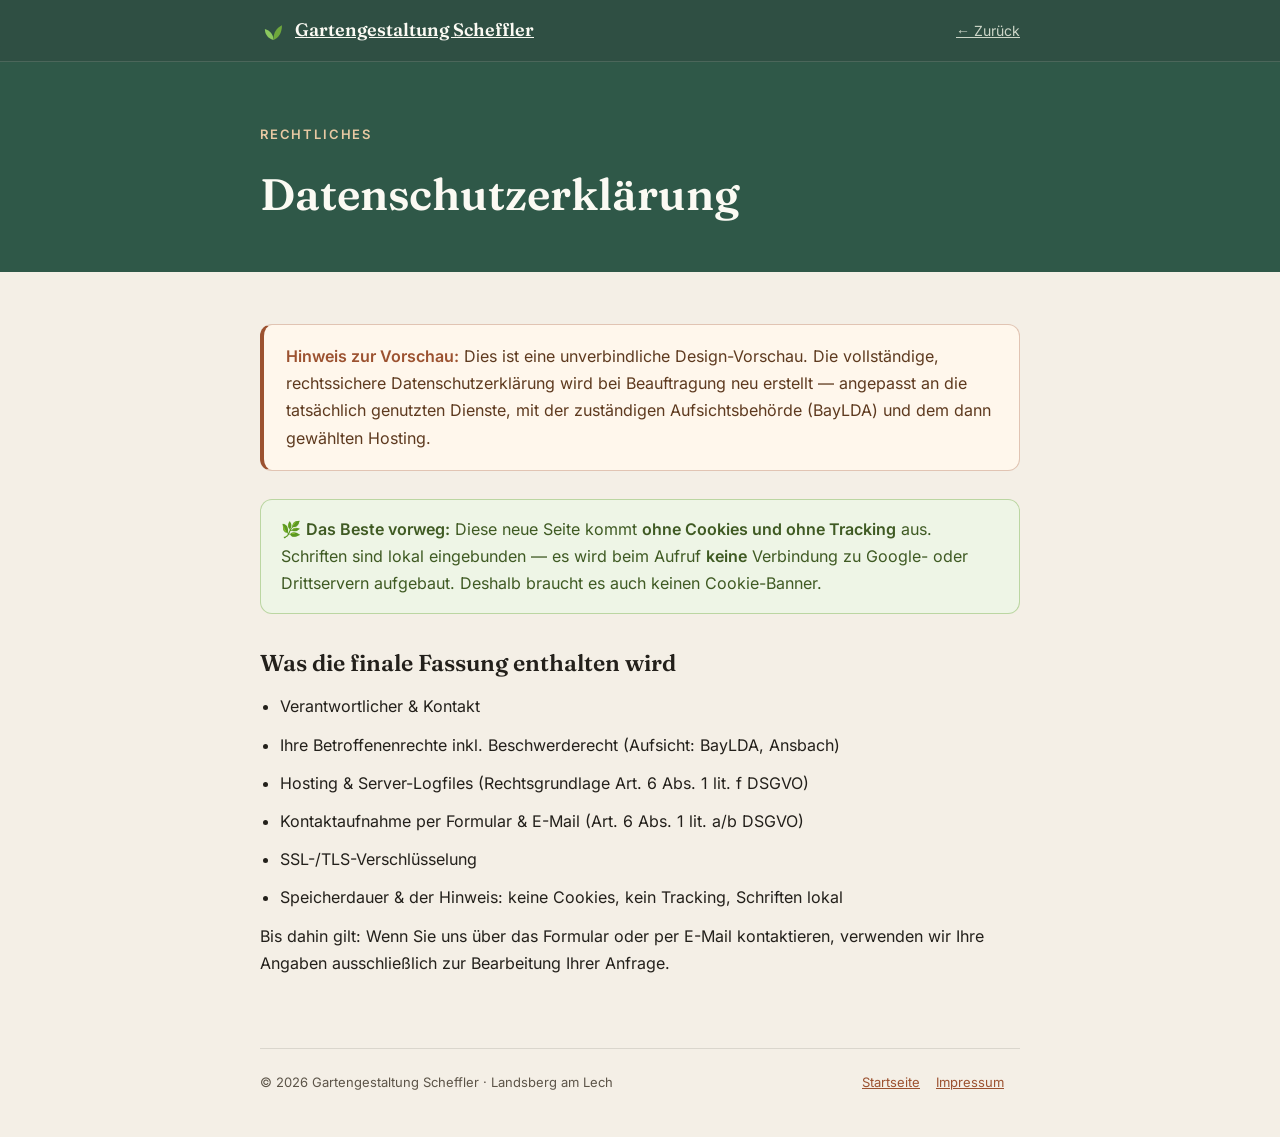
<file: datenschutz.html>
<!DOCTYPE html>
<html lang="de">
<head>
  <meta charset="UTF-8" />
  <meta name="viewport" content="width=device-width, initial-scale=1.0" />
  <meta name="robots" content="noindex, nofollow" />
  <title>Datenschutz – Gartengestaltung Scheffler</title>
  <link rel="stylesheet" href="assets/fonts.css">
  <link rel="icon" href="data:image/svg+xml,%3Csvg xmlns='http://www.w3.org/2000/svg' viewBox='0 0 64 64'%3E%3Crect width='64' height='64' rx='15' fill='%232F5848'/%3E%3Cpath d='M32 50 C 32 34, 38 24, 50 18 C 50 34, 44 46, 32 50 Z' fill='%236FA83C'/%3E%3Cpath d='M32 50 C 32 38, 26 30, 16 26 C 16 38, 22 47, 32 50 Z' fill='%238CC95F'/%3E%3C/svg%3E" />
  <style>
    :root{--forest:#2F5848;--cream:#F4EFE6;--warm-white:#FBF7EF;--ink:#23201B;--ink-soft:#5C5448;--clay:#9C5230;--bone:#F4EFE6;--bone-dim:#cdd6c8;--line-l:rgba(35,32,27,.12);--serif:"Fraunces",Georgia,serif;--sans:"Inter",-apple-system,sans-serif;}
    *{margin:0;padding:0;box-sizing:border-box;}
    html{scroll-behavior:smooth;-webkit-text-size-adjust:100%;}
    body{background:var(--cream);color:var(--ink);font-family:var(--sans);line-height:1.7;-webkit-font-smoothing:antialiased;}
    a{color:var(--clay);} svg{display:block;max-width:100%;}
    .wrap{width:min(760px,90vw);margin-inline:auto;}
    .lnav{position:sticky;top:0;z-index:10;height:62px;display:flex;align-items:center;background:rgba(36,70,58,.95);backdrop-filter:blur(12px);border-bottom:1px solid rgba(244,239,230,.14);}
    .lnav .wrap{display:flex;align-items:center;justify-content:space-between;}
    .wm{display:inline-flex;align-items:center;gap:9px;font-family:var(--serif);font-weight:600;color:#fbfaf3;font-size:18px;}
    .wm svg{width:26px;height:26px;}
    .back{font-size:14px;color:var(--bone-dim);font-weight:500;} .back:hover{color:#fff;}
    .lhead{background:var(--forest);color:var(--bone);padding:clamp(34px,6vw,58px) 0 clamp(26px,4vw,40px);}
    .eyebrow{font-size:13px;letter-spacing:.14em;text-transform:uppercase;color:#e8c9a3;font-weight:600;}
    .lhead h1{font-family:var(--serif);font-weight:600;font-size:clamp(30px,5vw,44px);margin-top:10px;color:#fbfaf3;}
    .sheet{padding:clamp(28px,5vw,52px) 0;}
    .sheet h2{font-family:var(--serif);font-weight:600;font-size:clamp(19px,2.4vw,23px);margin:30px 0 10px;}
    .sheet h2:first-child{margin-top:0;}
    .sheet p,.sheet li{font-size:16px;margin-bottom:11px;} .sheet ul{padding-left:1.25em;}
    .notice{background:#fff7ec;border:1px solid rgba(156,82,48,.3);border-left:4px solid var(--clay);border-radius:12px;padding:18px 22px;margin-bottom:28px;color:#5e3a1f;}
    .notice b{color:var(--clay);}
    .good{background:#eef5e6;border:1px solid rgba(111,168,60,.4);border-radius:12px;padding:16px 20px;margin:18px 0;color:#3f5a23;}
    .lfoot{padding:8px 0 44px;}
    .lfoot .wrap{border-top:1px solid var(--line-l);padding-top:22px;display:flex;flex-wrap:wrap;gap:12px 18px;justify-content:space-between;font-size:13px;color:var(--ink-soft);}
    .lfoot a{font-weight:500;margin-right:16px;}
    a:focus-visible,.back:focus-visible{outline:none;box-shadow:0 0 0 3px rgba(156,82,48,.45);border-radius:8px;}
  </style>
</head>
<body>
  <nav class="lnav"><div class="wrap"><a class="wm" href="index.html"><svg viewBox="0 0 64 64" fill="none" aria-hidden="true"><path d="M33 54 C 33 36, 40 25, 54 18 C 54 36, 47 49, 33 54 Z" fill="#6FA83C"/><path d="M33 54 C 33 40, 25 31, 12 27 C 12 40, 19 50, 33 54 Z" fill="#8CC95F"/></svg><span>Gartengestaltung Scheffler</span></a><a class="back" href="index.html">← Zurück</a></div></nav>
  <header class="lhead"><div class="wrap"><span class="eyebrow">Rechtliches</span><h1>Datenschutz&shy;erklärung</h1></div></header>
  <main class="sheet"><div class="wrap">
    <div class="notice"><b>Hinweis zur Vorschau:</b> Dies ist eine unverbindliche Design-Vorschau. Die vollständige, rechtssichere Datenschutzerklärung wird bei Beauftragung neu erstellt — angepasst an die tatsächlich genutzten Dienste, mit der zuständigen Aufsichtsbehörde (BayLDA) und dem dann gewählten Hosting.</div>

    <div class="good">🌿 <strong>Das Beste vorweg:</strong> Diese neue Seite kommt <strong>ohne Cookies und ohne Tracking</strong> aus. Schriften sind lokal eingebunden — es wird beim Aufruf <strong>keine</strong> Verbindung zu Google- oder Drittservern aufgebaut. Deshalb braucht es auch keinen Cookie-Banner.</div>

    <h2>Was die finale Fassung enthalten wird</h2>
    <ul>
      <li>Verantwortlicher &amp; Kontakt</li>
      <li>Ihre Betroffenenrechte inkl. Beschwerderecht (Aufsicht: BayLDA, Ansbach)</li>
      <li>Hosting &amp; Server-Logfiles (Rechtsgrundlage Art. 6 Abs. 1 lit. f DSGVO)</li>
      <li>Kontaktaufnahme per Formular &amp; E-Mail (Art. 6 Abs. 1 lit. a/b DSGVO)</li>
      <li>SSL-/TLS-Verschlüsselung</li>
      <li>Speicherdauer &amp; der Hinweis: keine Cookies, kein Tracking, Schriften lokal</li>
    </ul>
    <p>Bis dahin gilt: Wenn Sie uns über das Formular oder per E-Mail kontaktieren, verwenden wir Ihre Angaben ausschließlich zur Bearbeitung Ihrer Anfrage.</p>
  </div></main>
  <footer class="lfoot"><div class="wrap"><span>© 2026 Gartengestaltung Scheffler · Landsberg am Lech</span><span><a href="index.html">Startseite</a><a href="impressum.html">Impressum</a></span></div></footer>
</body>
</html>
</file>
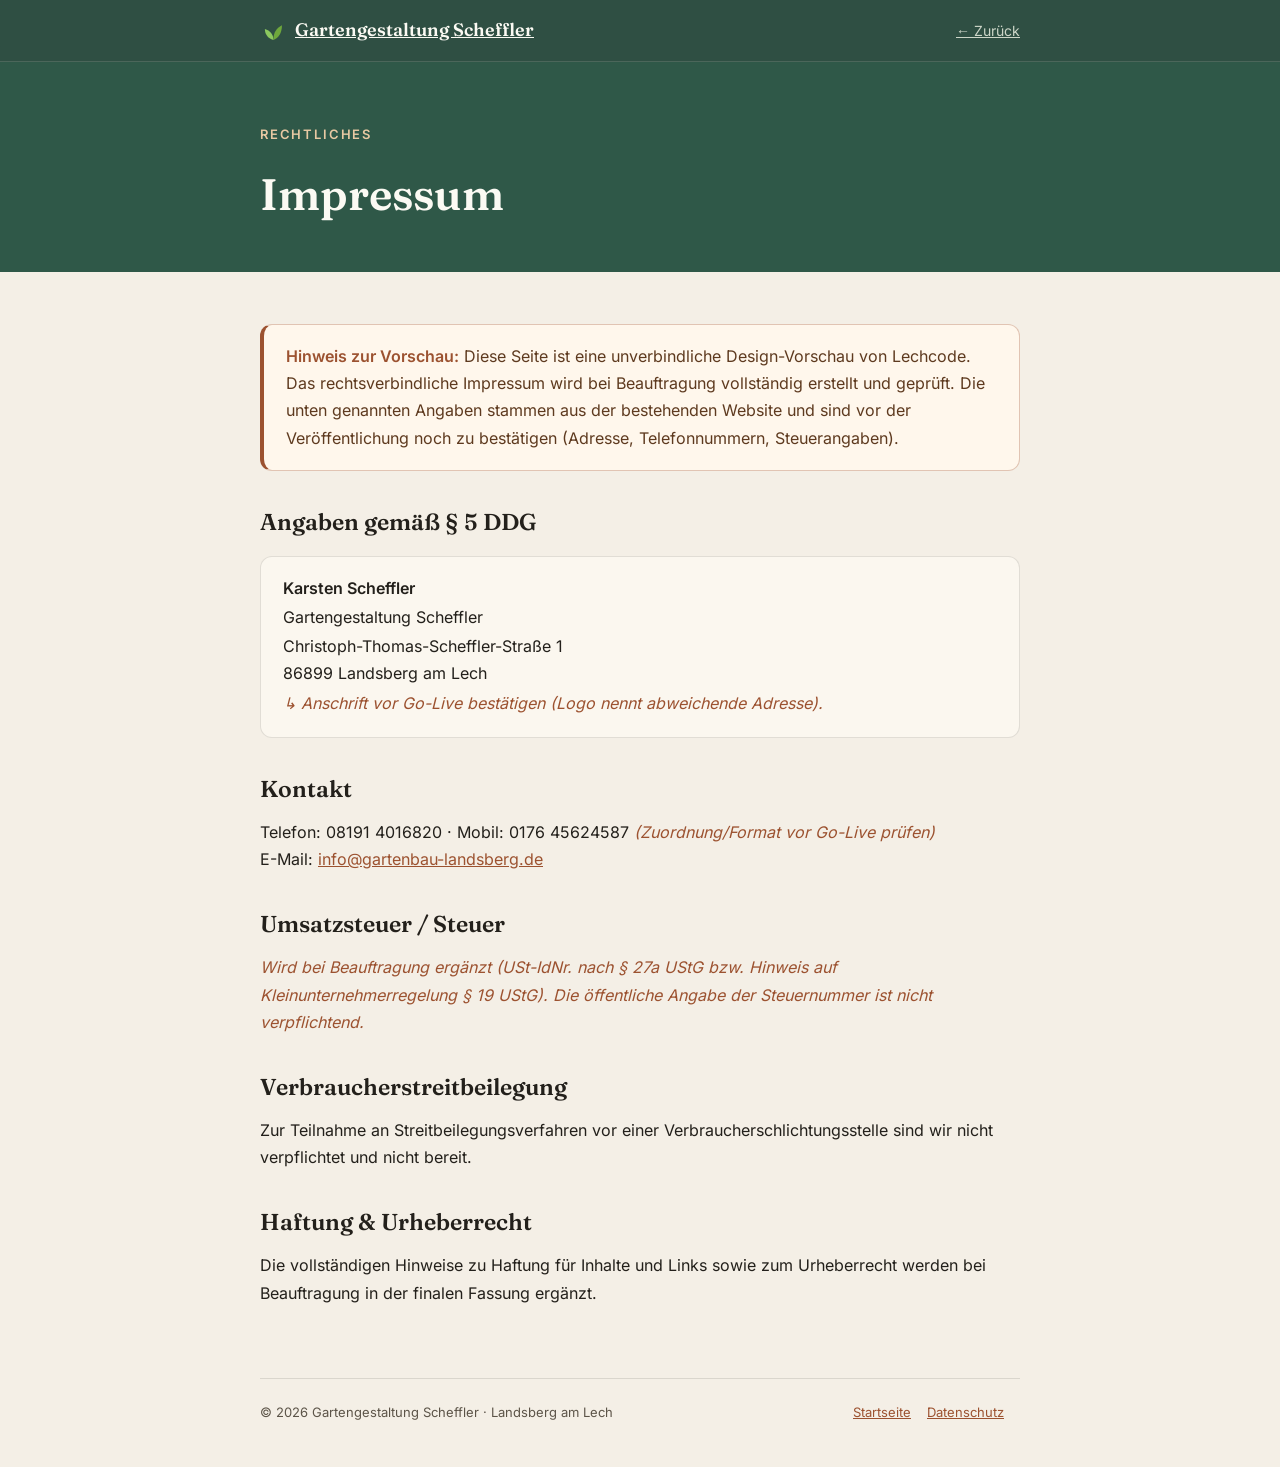
<file: impressum.html>
<!DOCTYPE html>
<html lang="de">
<head>
  <meta charset="UTF-8" />
  <meta name="viewport" content="width=device-width, initial-scale=1.0" />
  <meta name="robots" content="noindex, nofollow" />
  <title>Impressum – Gartengestaltung Scheffler</title>
  <link rel="stylesheet" href="assets/fonts.css">
  <link rel="icon" href="data:image/svg+xml,%3Csvg xmlns='http://www.w3.org/2000/svg' viewBox='0 0 64 64'%3E%3Crect width='64' height='64' rx='15' fill='%232F5848'/%3E%3Cpath d='M32 50 C 32 34, 38 24, 50 18 C 50 34, 44 46, 32 50 Z' fill='%236FA83C'/%3E%3Cpath d='M32 50 C 32 38, 26 30, 16 26 C 16 38, 22 47, 32 50 Z' fill='%238CC95F'/%3E%3C/svg%3E" />
  <style>
    :root{--forest:#2F5848;--forest-deep:#24463A;--cream:#F4EFE6;--warm-white:#FBF7EF;--ink:#23201B;--ink-soft:#5C5448;--clay:#9C5230;--apple:#6FA83C;--bone:#F4EFE6;--bone-dim:#cdd6c8;--line-l:rgba(35,32,27,.12);--serif:"Fraunces",Georgia,serif;--sans:"Inter",-apple-system,sans-serif;}
    *{margin:0;padding:0;box-sizing:border-box;}
    html{scroll-behavior:smooth;-webkit-text-size-adjust:100%;}
    body{background:var(--cream);color:var(--ink);font-family:var(--sans);line-height:1.7;-webkit-font-smoothing:antialiased;}
    a{color:var(--clay);} img,svg{display:block;max-width:100%;}
    .wrap{width:min(760px,90vw);margin-inline:auto;}
    .lnav{position:sticky;top:0;z-index:10;height:62px;display:flex;align-items:center;background:rgba(36,70,58,.95);backdrop-filter:blur(12px);border-bottom:1px solid rgba(244,239,230,.14);}
    .lnav .wrap{display:flex;align-items:center;justify-content:space-between;width:min(760px,90vw);}
    .wm{display:inline-flex;align-items:center;gap:9px;font-family:var(--serif);font-weight:600;color:#fbfaf3;font-size:18px;}
    .wm svg{width:26px;height:26px;}
    .back{font-size:14px;color:var(--bone-dim);font-weight:500;}
    .back:hover{color:#fff;}
    .lhead{background:var(--forest);color:var(--bone);padding:clamp(34px,6vw,58px) 0 clamp(26px,4vw,40px);}
    .eyebrow{font-size:13px;letter-spacing:.14em;text-transform:uppercase;color:#e8c9a3;font-weight:600;}
    .lhead h1{font-family:var(--serif);font-weight:600;font-size:clamp(30px,5vw,44px);margin-top:10px;color:#fbfaf3;}
    .sheet{padding:clamp(28px,5vw,52px) 0;}
    .sheet h2{font-family:var(--serif);font-weight:600;font-size:clamp(19px,2.4vw,23px);margin:32px 0 10px;}
    .sheet h2:first-child{margin-top:0;}
    .sheet p,.sheet li{font-size:16px;margin-bottom:11px;}
    .notice{background:#fff7ec;border:1px solid rgba(156,82,48,.3);border-left:4px solid var(--clay);border-radius:12px;padding:18px 22px;margin-bottom:28px;color:#5e3a1f;}
    .notice b{color:var(--clay);}
    .addr-block{background:var(--warm-white);border:1px solid var(--line-l);border-radius:12px;padding:18px 22px;margin:14px 0 18px;}
    .addr-block p{margin-bottom:2px;}
    .flag{color:var(--clay);font-style:italic;}
    .lfoot{padding:8px 0 44px;}
    .lfoot .wrap{border-top:1px solid var(--line-l);padding-top:22px;display:flex;flex-wrap:wrap;gap:12px 18px;justify-content:space-between;font-size:13px;color:var(--ink-soft);}
    .lfoot a{font-weight:500;margin-right:16px;}
    a:focus-visible,.back:focus-visible{outline:none;box-shadow:0 0 0 3px rgba(156,82,48,.45);border-radius:8px;}
  </style>
</head>
<body>
  <nav class="lnav"><div class="wrap"><a class="wm" href="index.html"><svg viewBox="0 0 64 64" fill="none" aria-hidden="true"><path d="M33 54 C 33 36, 40 25, 54 18 C 54 36, 47 49, 33 54 Z" fill="#6FA83C"/><path d="M33 54 C 33 40, 25 31, 12 27 C 12 40, 19 50, 33 54 Z" fill="#8CC95F"/></svg><span>Gartengestaltung Scheffler</span></a><a class="back" href="index.html">← Zurück</a></div></nav>
  <header class="lhead"><div class="wrap"><span class="eyebrow">Rechtliches</span><h1>Impressum</h1></div></header>
  <main class="sheet"><div class="wrap">
    <div class="notice"><b>Hinweis zur Vorschau:</b> Diese Seite ist eine unverbindliche Design-Vorschau von Lechcode. Das rechtsverbindliche Impressum wird bei Beauftragung vollständig erstellt und geprüft. Die unten genannten Angaben stammen aus der bestehenden Website und sind vor der Veröffentlichung noch zu bestätigen (Adresse, Telefonnummern, Steuerangaben).</div>

    <h2>Angaben gemäß § 5 DDG</h2>
    <div class="addr-block">
      <p><strong>Karsten Scheffler</strong></p>
      <p>Gartengestaltung Scheffler</p>
      <p>Christoph-Thomas-Scheffler-Straße 1<br>86899 Landsberg am Lech</p>
      <p class="flag">↳ Anschrift vor Go-Live bestätigen (Logo nennt abweichende Adresse).</p>
    </div>

    <h2>Kontakt</h2>
    <p>Telefon: 08191 4016820 · Mobil: 0176 45624587 <span class="flag">(Zuordnung/Format vor Go-Live prüfen)</span><br>
    E-Mail: <a href="mailto:info@gartenbau-landsberg.de">info@gartenbau-landsberg.de</a></p>

    <h2>Umsatzsteuer / Steuer</h2>
    <p class="flag">Wird bei Beauftragung ergänzt (USt-IdNr. nach § 27a UStG bzw. Hinweis auf Kleinunternehmerregelung § 19 UStG). Die öffentliche Angabe der Steuernummer ist nicht verpflichtend.</p>

    <h2>Verbraucherstreitbeilegung</h2>
    <p>Zur Teilnahme an Streitbeilegungsverfahren vor einer Verbraucherschlichtungsstelle sind wir nicht verpflichtet und nicht bereit.</p>

    <h2>Haftung &amp; Urheberrecht</h2>
    <p>Die vollständigen Hinweise zu Haftung für Inhalte und Links sowie zum Urheberrecht werden bei Beauftragung in der finalen Fassung ergänzt.</p>
  </div></main>
  <footer class="lfoot"><div class="wrap"><span>© 2026 Gartengestaltung Scheffler · Landsberg am Lech</span><span><a href="index.html">Startseite</a><a href="datenschutz.html">Datenschutz</a></span></div></footer>
</body>
</html>
</file>
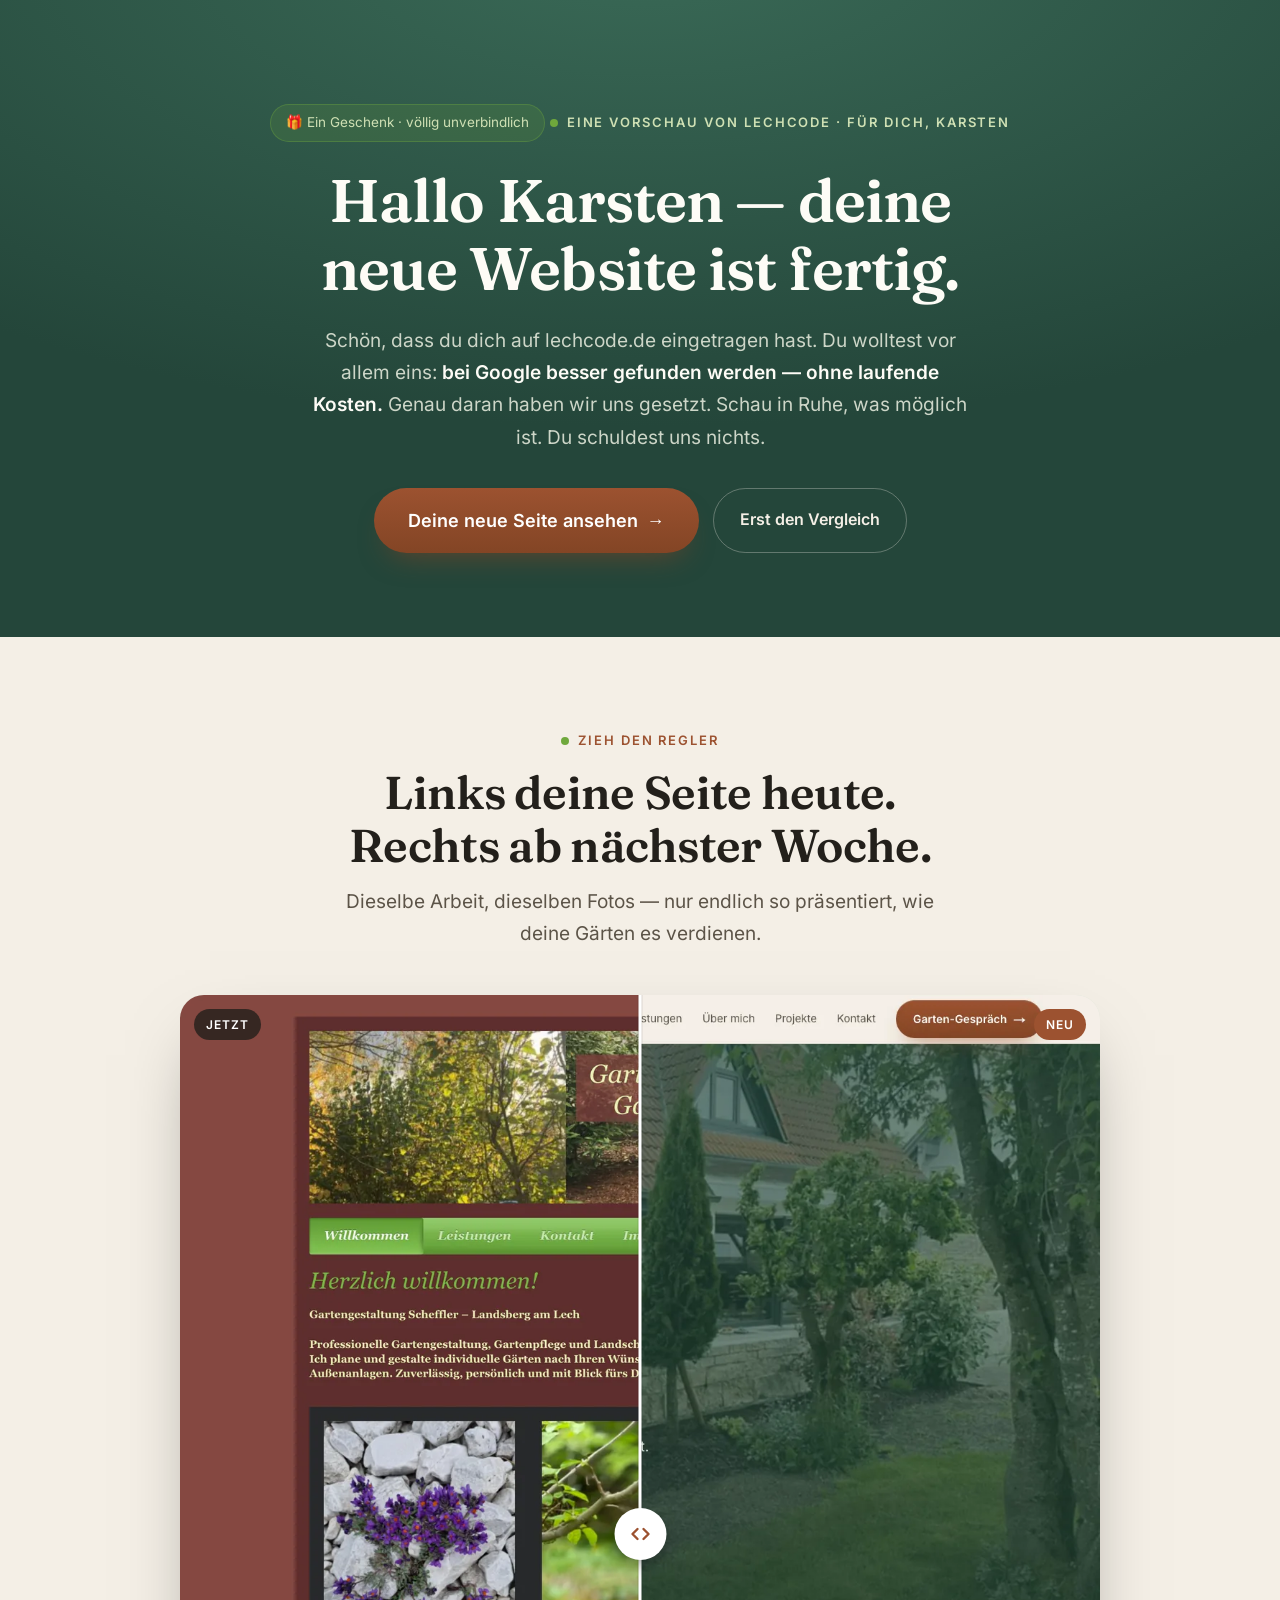
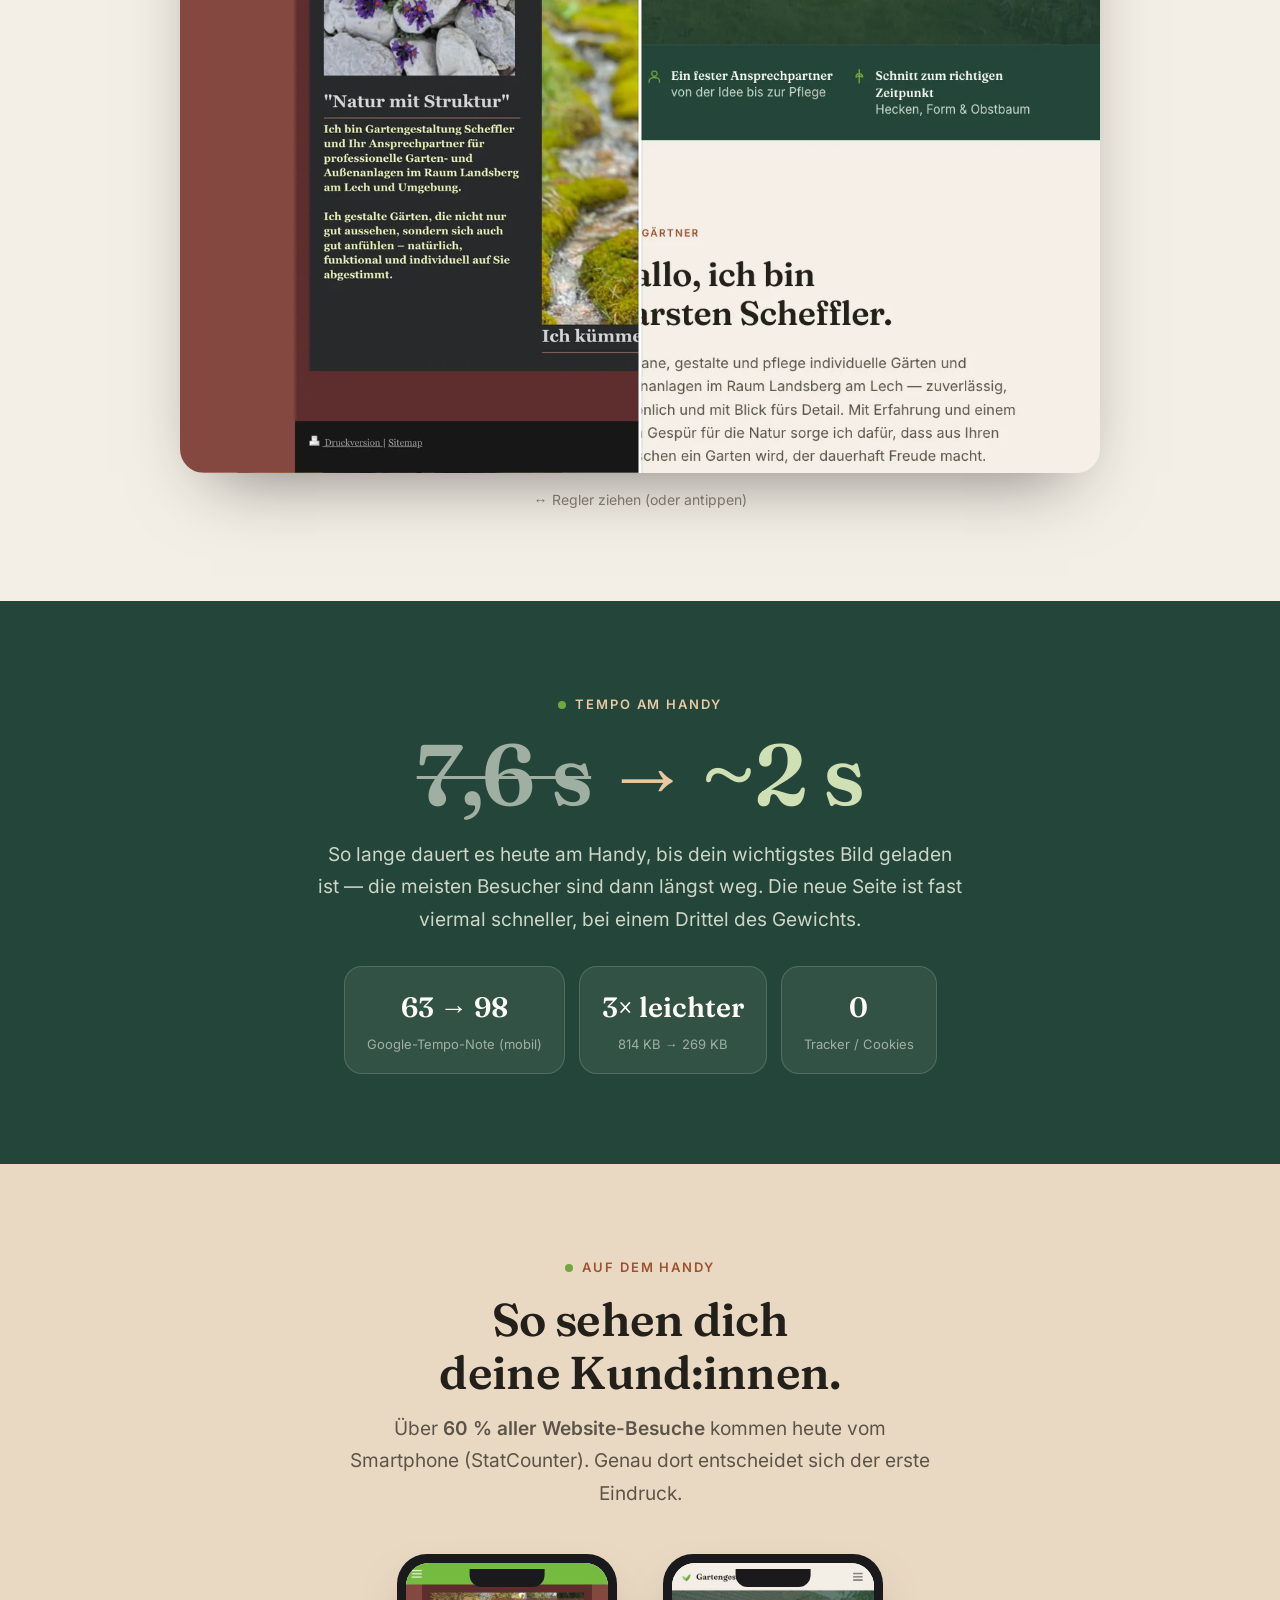
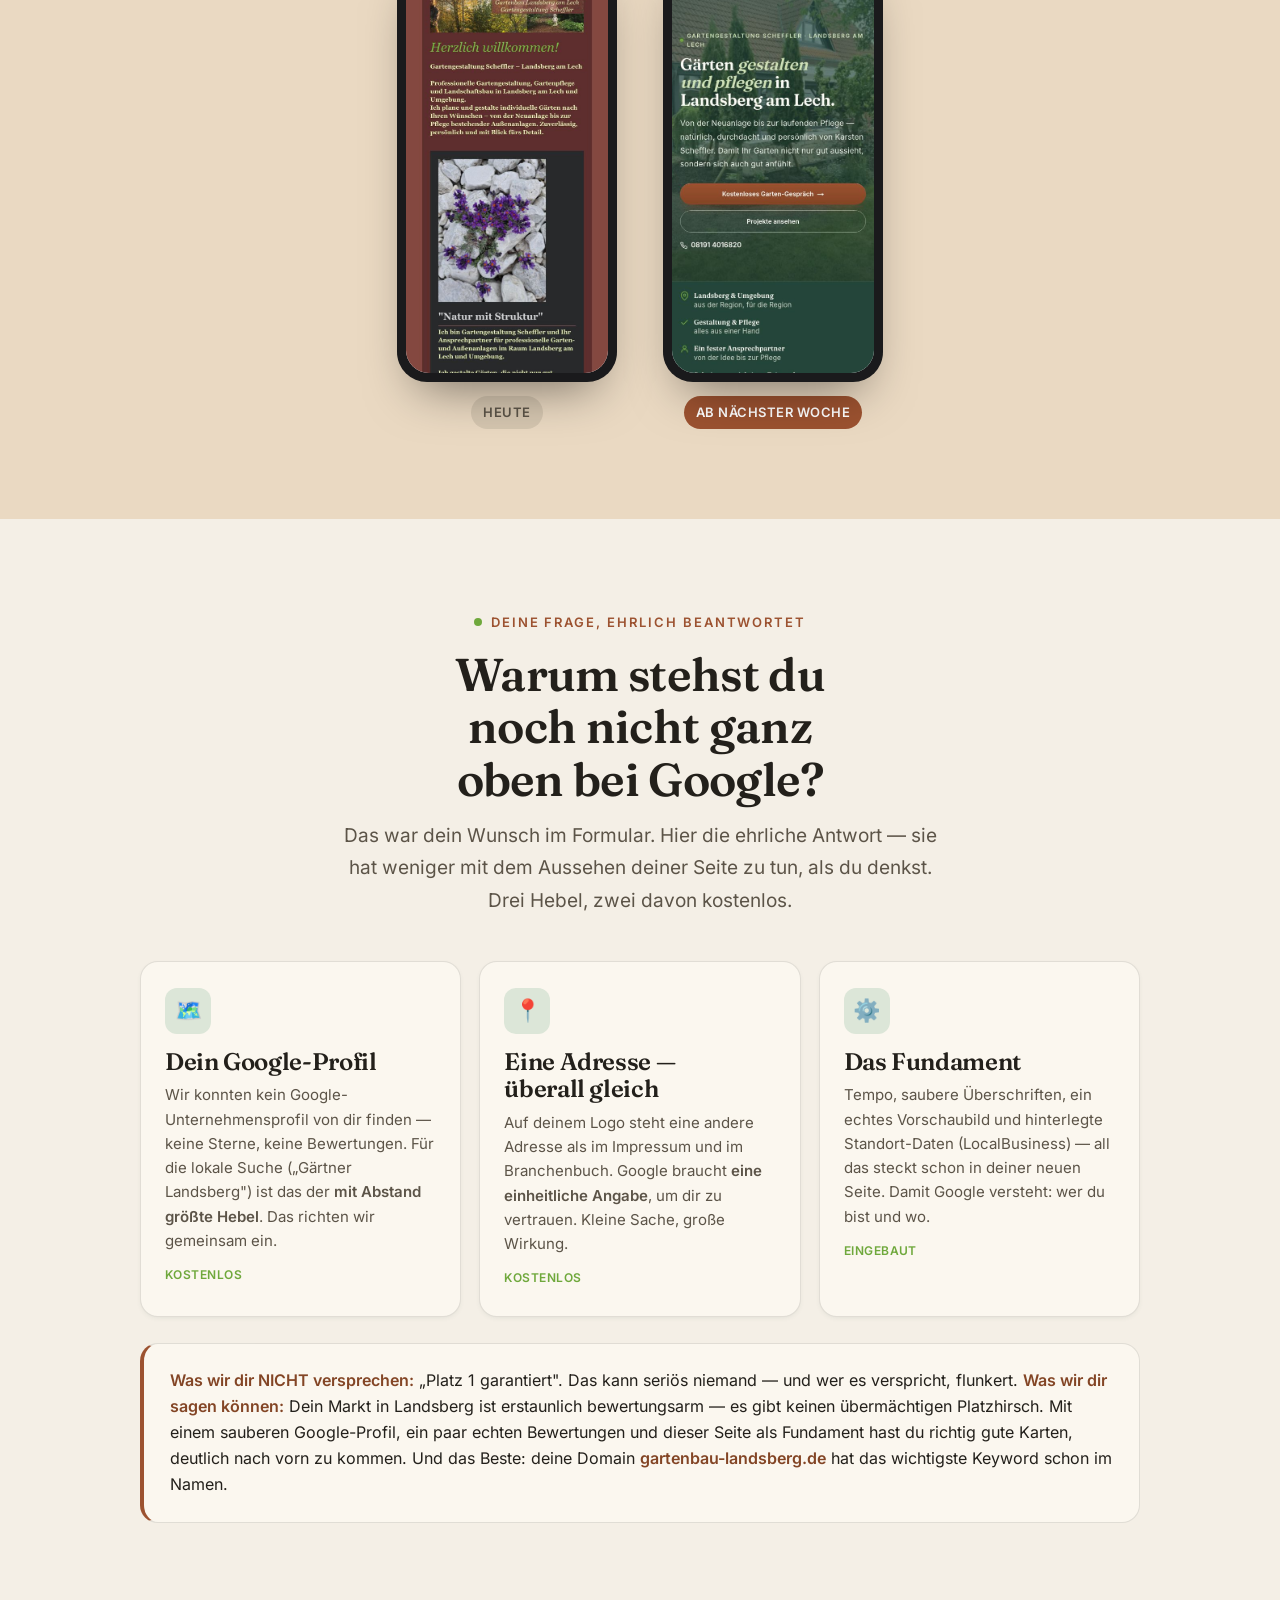
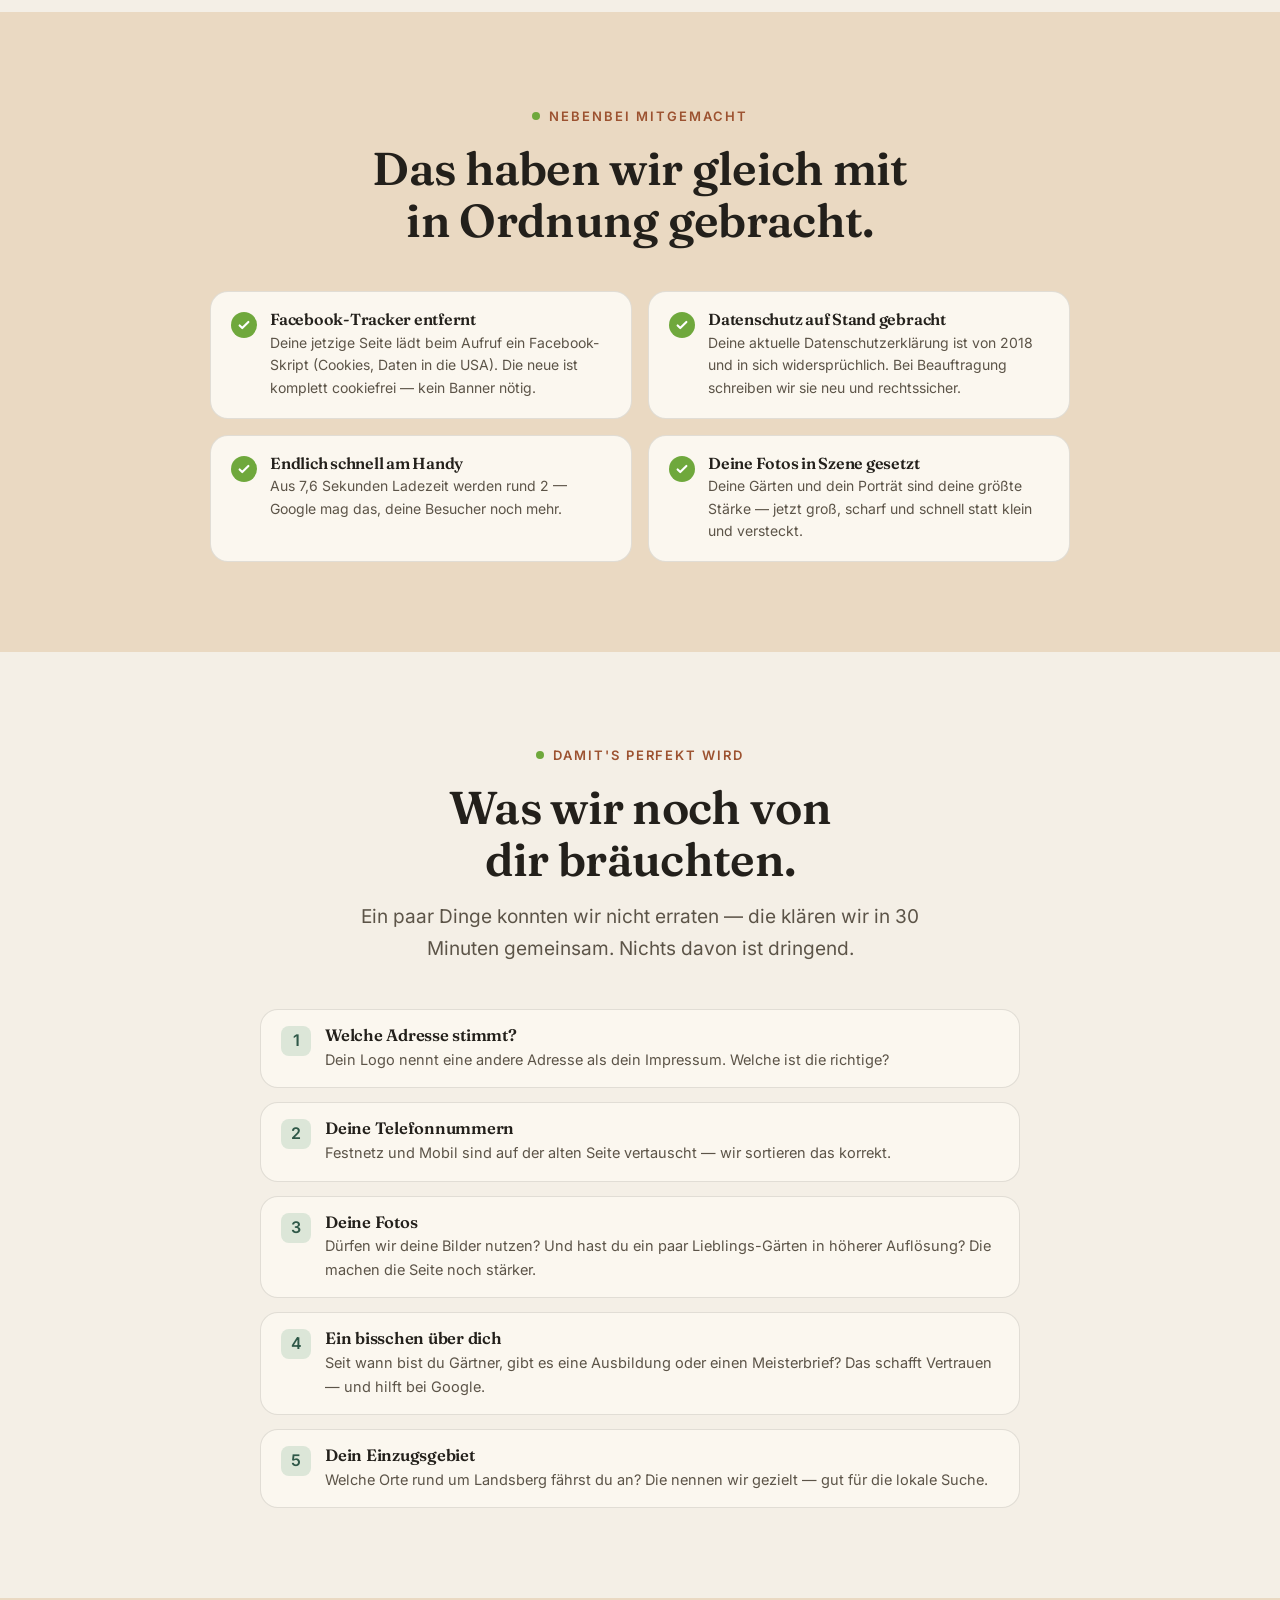
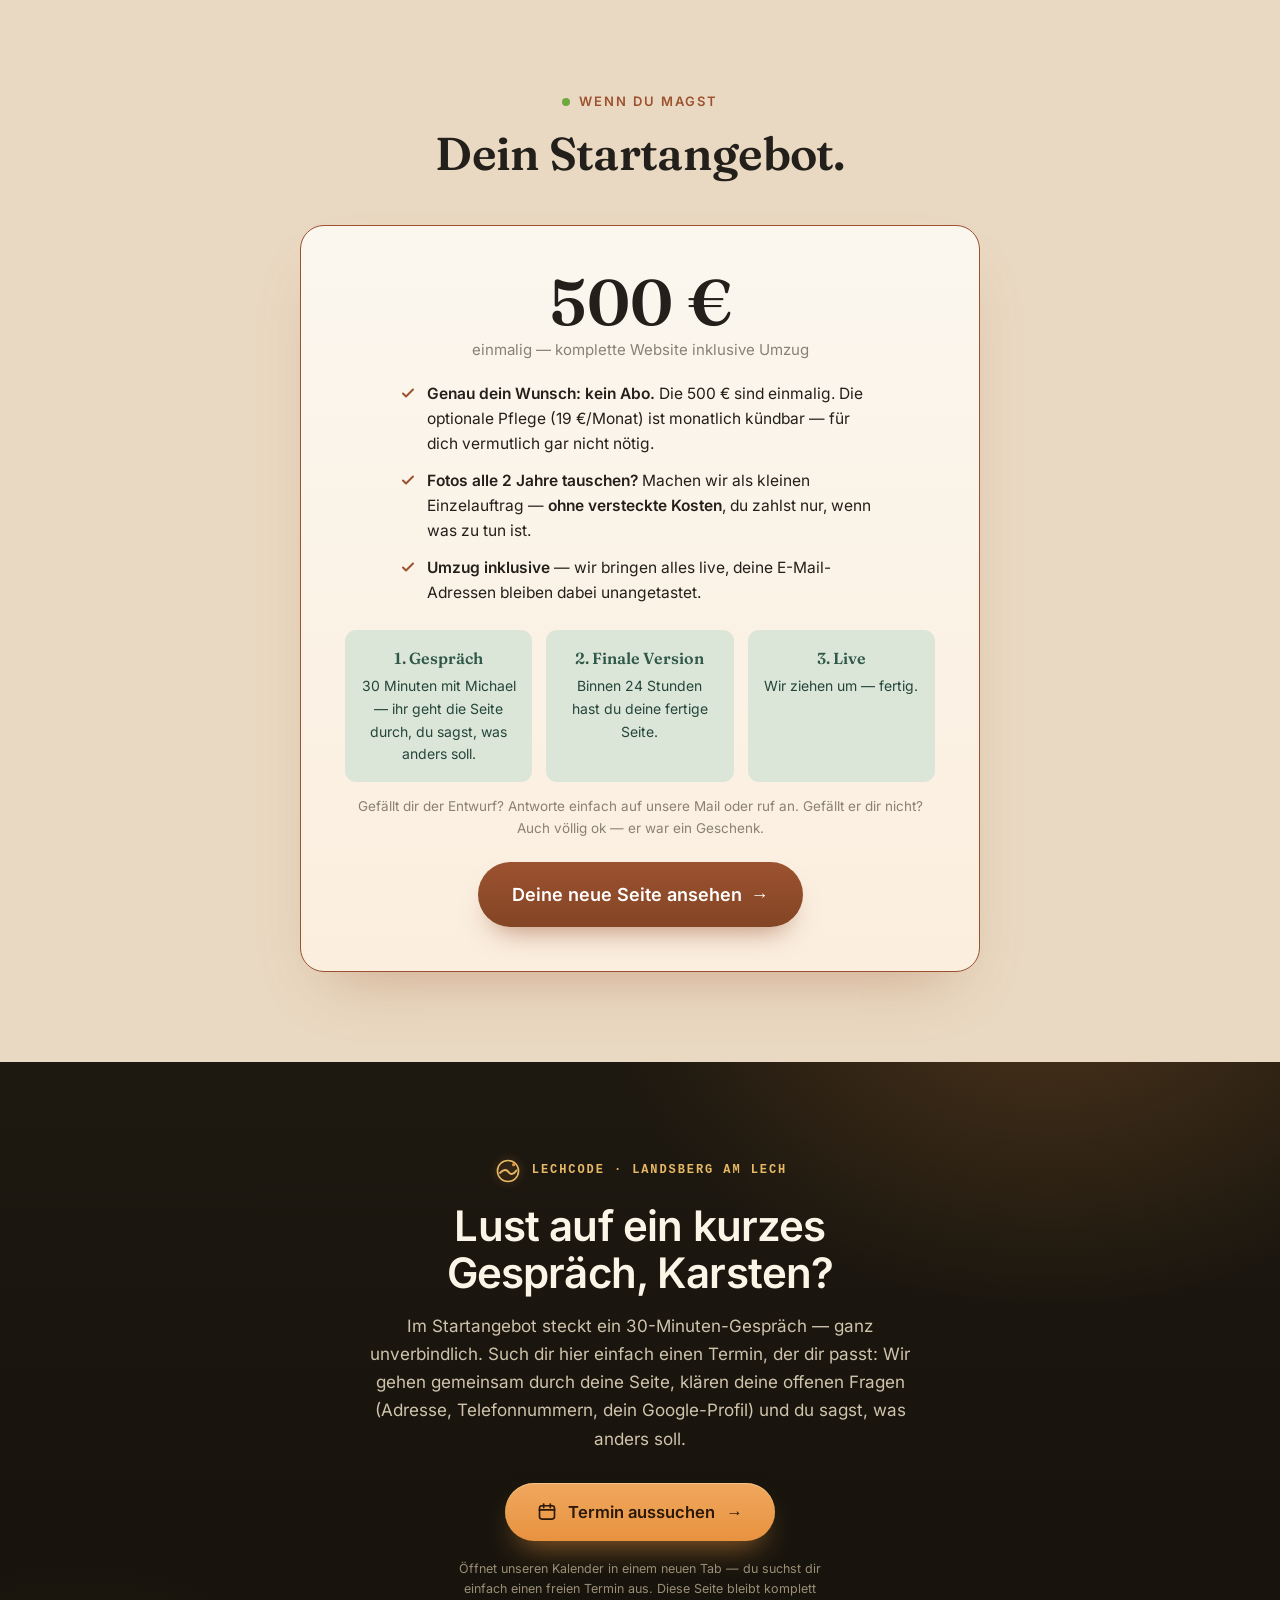
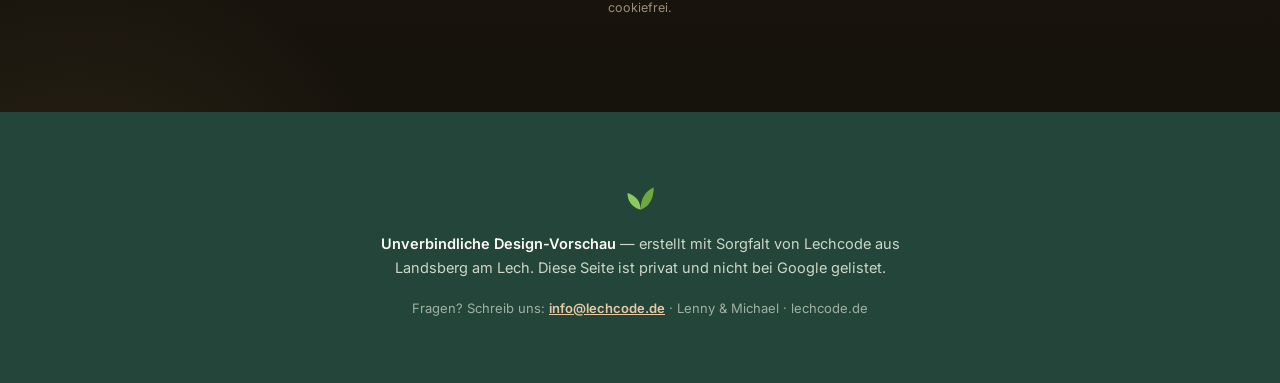
<file: vorschau.html>
<!DOCTYPE html>
<!-- vorschau.html — Lechcode-Enthüllungsseite für Karsten Scheffler (ANFRAGE/Startangebot). Du-Form, persönlich, kein Druck. noindex. -->
<html lang="de">
<head>
  <meta charset="UTF-8" />
  <meta name="viewport" content="width=device-width, initial-scale=1.0" />
  <script>document.documentElement.classList.add('js');</script>
  <meta name="robots" content="noindex, nofollow" />
  <title>Für Karsten — deine neue Website von Lechcode</title>
  <meta name="description" content="Eine unverbindliche Design-Vorschau für Gartengestaltung Scheffler — und die ehrliche Antwort auf deine Frage: Warum stehe ich nicht ganz oben bei Google?" />
  <meta property="og:title" content="Für Karsten — deine neue Website ist fertig" />
  <meta property="og:description" content="Schau dir die Vorschau an: schneller, gefunden, ohne Abo. Ein Geschenk von Lechcode aus Landsberg." />
  <meta property="og:type" content="website" />
  <meta property="og:locale" content="de_DE" />
  <meta property="og:url" content="https://lechcode.github.io/gartenbau-landsberg-vorschau/vorschau.html" />
  <meta property="og:image" content="https://lechcode.github.io/gartenbau-landsberg-vorschau/assets/og.jpg" />
  <meta property="og:image:width" content="1200" />
  <meta property="og:image:height" content="630" />
  <meta name="theme-color" content="#2F5848" />
  <link rel="icon" href="data:image/svg+xml,%3Csvg xmlns='http://www.w3.org/2000/svg' viewBox='0 0 64 64'%3E%3Crect width='64' height='64' rx='15' fill='%232F5848'/%3E%3Cpath d='M32 50 C 32 34, 38 24, 50 18 C 50 34, 44 46, 32 50 Z' fill='%236FA83C'/%3E%3Cpath d='M32 50 C 32 38, 26 30, 16 26 C 16 38, 22 47, 32 50 Z' fill='%238CC95F'/%3E%3C/svg%3E" />
  <link rel="stylesheet" href="assets/fonts.css">
  <style>
  :root{
    --forest:#2F5848; --forest-deep:#24463A; --forest-2:#3a6a57;
    --cream:#F4EFE6; --sand:#EAD9C2; --warm-white:#FBF7EF; --sage-soft:#DCE6D8;
    --clay:#9C5230; --clay-deep:#834525; --apple:#6FA83C;
    --ink:#23201B; --ink-soft:#5C5448; --ink-faint:#8a8175;
    --bone:#F4EFE6; --bone-dim:#cdd6c8; --bone-faint:#9fb0a2;
    --line-l:rgba(35,32,27,.12); --line-d:rgba(244,239,230,.16);
    --serif:"Fraunces","Fraunces Fallback",Georgia,serif;
    --sans:"Inter","Inter Fallback",-apple-system,Arial,sans-serif;
    --radius:18px; --radius-lg:24px; --radius-sm:11px; --radius-pill:999px;
    --s4:clamp(30px,3.4vw + 18px,46px); --s5:clamp(33px,5vw + 16px,60px);
    --s3:clamp(24px,2vw + 18px,32px); --s2:clamp(20px,1vw + 17px,24px); --s1:clamp(17px,.5vw + 15.5px,19px);
    --ease:cubic-bezier(.22,.61,.36,1);
    --focus:0 0 0 3px rgba(156,82,48,.45); --focus-d:0 0 0 3px rgba(140,201,95,.5);
  }
  *{margin:0;padding:0;box-sizing:border-box;}
  html{scroll-behavior:smooth;-webkit-text-size-adjust:100%;}
  body{background:var(--cream);color:var(--ink);font-family:var(--sans);line-height:1.62;-webkit-font-smoothing:antialiased;overflow-x:hidden;}
  h1,h2,h3{font-family:var(--serif);font-weight:600;line-height:1.14;letter-spacing:-.015em;text-wrap:balance;}
  a{color:inherit;} img,svg{display:block;max-width:100%;}
  .wrap{width:min(1000px,92vw);margin-inline:auto;}
  .narrow{width:min(760px,92vw);margin-inline:auto;}
  section{padding:clamp(48px,7vw,90px) 0;position:relative;}
  .eyebrow{font-weight:600;font-size:13px;letter-spacing:.15em;text-transform:uppercase;color:var(--clay);display:inline-flex;align-items:center;gap:9px;margin-bottom:16px;}
  .eyebrow::before{content:"";width:8px;height:8px;border-radius:50%;background:var(--apple);}
  .dark .eyebrow{color:#e8c9a3;}
  .btn{display:inline-flex;align-items:center;gap:9px;cursor:pointer;border:none;background:linear-gradient(180deg,var(--clay),var(--clay-deep));color:#fff;font-weight:650;font-size:16px;padding:15px 26px;border-radius:var(--radius-pill);box-shadow:0 16px 28px -14px rgba(140,69,37,.6);transition:transform .25s var(--ease);text-decoration:none;}
  .btn:hover{transform:translateY(-2px);}
  .btn .arr{transition:transform .25s var(--ease);} .btn:hover .arr{transform:translateX(4px);}
  .btn-big{font-size:18px;padding:18px 34px;}

  /* Hero */
  .hero{background:radial-gradient(120% 110% at 50% -10%,var(--forest-2),var(--forest-deep) 70%);color:var(--bone);text-align:center;padding:clamp(56px,9vw,104px) 0 clamp(48px,7vw,84px);}
  .hero h1{font-size:var(--s5);color:#fdfcf6;max-width:20ch;margin:0 auto;}
  .hero p{font-size:var(--s1);color:var(--bone-dim);max-width:56ch;margin:22px auto 0;line-height:1.7;}
  .hero .cta{margin-top:34px;display:flex;gap:14px;justify-content:center;flex-wrap:wrap;}
  .hero .ghost{background:transparent;border:1.5px solid rgba(244,239,230,.3);color:var(--bone);box-shadow:none;}
  .gift{display:inline-flex;align-items:center;gap:8px;font-size:13.5px;color:#cfe0b4;background:rgba(111,168,60,.16);border:1px solid rgba(111,168,60,.35);padding:7px 15px;border-radius:var(--radius-pill);margin-bottom:24px;}

  .sec-head{text-align:center;max-width:60ch;margin:0 auto clamp(28px,4vw,44px);}
  .sec-head h2{font-size:var(--s4);}
  .sec-head p{font-size:var(--s1);color:var(--ink-soft);margin-top:14px;line-height:1.7;}
  .dark{background:var(--forest-deep);color:var(--bone);}
  .dark h2{color:#fdfcf6;} .dark .sec-head p{color:var(--bone-dim);}
  .sand{background:var(--sand);}

  /* Before/After Slider */
  .ba{position:relative;width:100%;max-width:920px;margin:0 auto;aspect-ratio:1280/1500;border-radius:var(--radius-lg);overflow:hidden;box-shadow:0 30px 70px -30px rgba(0,0,0,.5);touch-action:pan-y;user-select:none;background:var(--sage-soft);}
  .ba img{position:absolute;inset:0;width:100%;height:100%;object-fit:cover;object-position:top;pointer-events:none;}
  .ba-top{will-change:clip-path;clip-path:inset(0 50% 0 0);}
  .ba-lbl{position:absolute;top:14px;z-index:4;font-size:12px;font-weight:700;letter-spacing:.08em;text-transform:uppercase;padding:6px 12px;border-radius:var(--radius-pill);color:#fff;}
  .ba-lbl.alt{left:14px;background:rgba(36,32,27,.8);}
  .ba-lbl.neu{right:14px;background:var(--clay);}
  .ba-div{position:absolute;top:0;bottom:0;left:50%;width:3px;background:#fff;transform:translateX(-1.5px);z-index:3;box-shadow:0 0 0 1px rgba(0,0,0,.1);}
  .ba-knob{position:absolute;top:50%;left:50%;transform:translate(-50%,-50%);width:52px;height:52px;border-radius:50%;background:#fff;border:none;cursor:ew-resize;z-index:4;display:grid;place-items:center;box-shadow:0 6px 18px -4px rgba(0,0,0,.5);}
  .ba-knob:focus-visible{outline:none;box-shadow:0 0 0 4px rgba(156,82,48,.5);}
  .ba-hint{text-align:center;font-size:14px;color:var(--ink-faint);margin-top:16px;}

  /* Tacho */
  .tacho{text-align:center;}
  .tacho .big{font-family:var(--serif);font-weight:600;font-size:clamp(44px,9vw,86px);color:#fdfcf6;line-height:1;letter-spacing:-.02em;}
  .tacho .big .old{color:var(--bone-faint);text-decoration:line-through;text-decoration-thickness:3px;}
  .tacho .big .new{color:#cfe0b4;}
  .tacho .big .arrow{color:#e8c9a3;margin:0 .15em;}
  .tacho p{color:var(--bone-dim);font-size:var(--s1);max-width:54ch;margin:22px auto 0;line-height:1.7;}
  .mini-stats{display:flex;gap:14px;justify-content:center;flex-wrap:wrap;margin-top:30px;}
  .mini{background:rgba(244,239,230,.07);border:1px solid var(--line-d);border-radius:var(--radius);padding:18px 22px;min-width:150px;}
  .mini .n{font-family:var(--serif);font-size:28px;color:#fdfcf6;font-weight:600;}
  .mini .l{font-size:13px;color:var(--bone-faint);margin-top:4px;}

  /* Phones */
  .phones{display:flex;gap:clamp(16px,4vw,46px);justify-content:center;align-items:flex-end;flex-wrap:wrap;}
  .phone{width:min(220px,42vw);}
  .phone .frame{position:relative;border-radius:30px;background:#1a1a1c;padding:9px;box-shadow:0 24px 50px -20px rgba(0,0,0,.5);}
  .phone .frame::before{content:"";position:absolute;top:15px;left:50%;transform:translateX(-50%);width:34%;height:18px;background:#1a1a1c;border-radius:0 0 12px 12px;z-index:3;}
  .phone .screen{position:relative;border-radius:23px;overflow:hidden;aspect-ratio:500/1015;background:#fff;}
  .phone .screen img{width:100%;height:100%;object-fit:cover;object-position:top;}
  .phone .cap{text-align:center;margin-top:14px;font-size:13px;font-weight:700;letter-spacing:.04em;text-transform:uppercase;padding:6px 12px;border-radius:var(--radius-pill);display:inline-block;}
  .phone.alt .cap{background:rgba(36,32,27,.1);color:var(--ink-soft);}
  .phone.neu .cap{background:var(--clay);color:#fff;}
  .phone .capwrap{text-align:center;}

  /* Cards */
  .cards{display:grid;grid-template-columns:repeat(3,1fr);gap:18px;margin-top:8px;}
  .card{background:var(--warm-white);border:1px solid var(--line-l);border-radius:var(--radius);padding:26px 24px;box-shadow:0 2px 6px -3px rgba(47,88,72,.16);}
  .dark .card{background:rgba(244,239,230,.05);border-color:var(--line-d);}
  .card .ic{display:inline-grid;place-items:center;width:46px;height:46px;border-radius:12px;background:var(--sage-soft);color:var(--forest);font-size:22px;margin-bottom:14px;}
  .dark .card .ic{background:rgba(111,168,60,.18);color:#cfe0b4;}
  .card h3{font-size:var(--s2);margin-bottom:8px;} .dark .card h3{color:#fdfcf6;}
  .card p{font-size:15px;color:var(--ink-soft);} .dark .card p{color:var(--bone-dim);}
  .card .free{display:inline-block;margin-top:12px;font-size:12px;font-weight:700;letter-spacing:.04em;text-transform:uppercase;color:var(--apple);}

  .honest{background:var(--warm-white);border:1px solid var(--line-l);border-left:4px solid var(--clay);border-radius:var(--radius);padding:24px 26px;margin-top:26px;}
  .honest b{color:var(--clay-deep);}
  .checklist{list-style:none;max-width:760px;margin:0 auto;display:flex;flex-direction:column;gap:14px;}
  .checklist li{display:flex;gap:14px;align-items:flex-start;background:var(--warm-white);border:1px solid var(--line-l);border-radius:var(--radius);padding:16px 20px;}
  .checklist .ic{flex:none;width:30px;height:30px;border-radius:8px;background:var(--sage-soft);color:var(--forest);display:grid;place-items:center;font-size:16px;font-weight:700;}
  .checklist h3{font-size:16.5px;margin-bottom:3px;} .checklist p{font-size:14.5px;color:var(--ink-soft);}

  /* Korrigiert-Liste */
  .fixed{display:grid;grid-template-columns:1fr 1fr;gap:16px;max-width:860px;margin:0 auto;}
  .fixed .row{display:flex;gap:13px;align-items:flex-start;background:var(--warm-white);border:1px solid var(--line-l);border-radius:var(--radius);padding:18px 20px;}
  .fixed .check{flex:none;width:26px;height:26px;border-radius:50%;background:var(--apple);display:grid;place-items:center;margin-top:2px;}
  .fixed h3{font-size:16px;margin-bottom:3px;} .fixed p{font-size:14px;color:var(--ink-soft);}

  /* Preis */
  .price{max-width:680px;margin:0 auto;background:linear-gradient(180deg,var(--warm-white),#fbeede);border:1px solid var(--clay);border-radius:var(--radius-lg);padding:clamp(28px,4vw,44px);text-align:center;box-shadow:0 30px 60px -30px rgba(156,82,48,.4);}
  .price .amount{font-family:var(--serif);font-size:clamp(40px,8vw,64px);font-weight:600;color:var(--ink);line-height:1;}
  .price .amount small{display:block;font-size:15px;color:var(--ink-faint);font-weight:400;margin-top:8px;font-family:var(--sans);}
  .price ul{list-style:none;text-align:left;max-width:480px;margin:24px auto;display:flex;flex-direction:column;gap:12px;}
  .price li{display:flex;gap:11px;align-items:flex-start;font-size:15.5px;color:var(--ink);}
  .price li svg{flex:none;margin-top:4px;}
  .price .fine{font-size:13.5px;color:var(--ink-faint);margin-top:14px;}
  .steps3{display:flex;gap:14px;justify-content:center;flex-wrap:wrap;margin:24px auto 0;max-width:760px;}
  .steps3 .st{flex:1;min-width:150px;background:var(--sage-soft);border-radius:var(--radius-sm);padding:16px;font-size:14px;color:var(--forest-deep);}
  .steps3 .st b{display:block;font-family:var(--serif);font-size:16px;margin-bottom:4px;color:var(--forest);}

  footer{background:var(--forest-deep);color:var(--bone-dim);text-align:center;padding:clamp(40px,6vw,64px) 0;}
  footer .leaf{width:40px;height:40px;margin:0 auto 16px;}
  footer p{font-size:14.5px;max-width:60ch;margin:0 auto;line-height:1.7;}
  footer .soft{color:var(--bone-faint);font-size:13px;margin-top:16px;}
  footer a{color:#e8c9a3;font-weight:600;}

  a:focus-visible,.btn:focus-visible{outline:none;box-shadow:var(--focus);border-radius:var(--radius-pill);}
  .dark a:focus-visible,.hero a:focus-visible,footer a:focus-visible{box-shadow:var(--focus-d);}
  @media (max-width:760px){ .cards,.fixed{grid-template-columns:1fr;} }
  @media (prefers-reduced-motion:reduce){ *{animation:none !important;scroll-behavior:auto;} .btn,.ba-top{transition:none !important;} }
  </style>
</head>
<body>

  <!-- 1 · BEGRÜSSUNG -->
  <section class="hero">
    <div class="wrap">
      <span class="gift">🎁 Ein Geschenk · völlig unverbindlich</span>
      <span class="eyebrow" style="justify-content:center;color:#cfe0b4;">Eine Vorschau von Lechcode · für dich, Karsten</span>
      <h1>Hallo Karsten — deine neue Website ist fertig.</h1>
      <p>Schön, dass du dich auf lechcode.de eingetragen hast. Du wolltest vor allem eins: <b style="color:#fdfcf6;">bei Google besser gefunden werden — ohne laufende Kosten.</b> Genau daran haben wir uns gesetzt. Schau in Ruhe, was möglich ist. Du schuldest uns nichts.</p>
      <div class="cta">
        <a class="btn btn-big" href="index.html" target="_blank" rel="noopener">Deine neue Seite ansehen <span class="arr">→</span></a>
        <a class="btn ghost" href="#vergleich">Erst den Vergleich</a>
      </div>
    </div>
  </section>

  <!-- 2 · VORHER/NACHHER SLIDER -->
  <section class="light" id="vergleich">
    <div class="wrap">
      <div class="sec-head">
        <span class="eyebrow" style="justify-content:center;">Zieh den Regler</span>
        <h2>Links deine Seite heute. Rechts ab nächster Woche.</h2>
        <p>Dieselbe Arbeit, dieselben Fotos — nur endlich so präsentiert, wie deine Gärten es verdienen.</p>
      </div>
      <div class="ba" id="ba">
        <img class="ba-bottom" src="assets/slider-neu.jpg" srcset="assets/slider-neu.webp" alt="Die neue Website von Gartengestaltung Scheffler" width="1280" height="1500" fetchpriority="high">
        <img class="ba-top" id="baTop" src="assets/slider-alt.jpg" srcset="assets/slider-alt.webp" alt="Die bisherige Website" width="1280" height="1500">
        <span class="ba-lbl alt">Jetzt</span>
        <span class="ba-lbl neu">Neu</span>
        <div class="ba-div" id="baDiv">
          <button class="ba-knob" id="baKnob" type="button" aria-label="Vergleichsregler — mit Pfeiltasten verschiebbar" aria-valuenow="50" aria-valuemin="0" aria-valuemax="100" role="slider">
            <svg width="24" height="24" viewBox="0 0 24 24" fill="none" stroke="#9C5230" stroke-width="2.4" stroke-linecap="round" stroke-linejoin="round" aria-hidden="true"><path d="M9 7l-5 5 5 5M15 7l5 5-5 5"/></svg>
          </button>
        </div>
      </div>
      <p class="ba-hint">↔ Regler ziehen (oder antippen)</p>
    </div>
  </section>

  <!-- 3 · TACHO -->
  <section class="dark tacho">
    <div class="wrap">
      <span class="eyebrow" style="justify-content:center;">Tempo am Handy</span>
      <div class="big"><span class="old">7,6 s</span><span class="arrow">→</span><span class="new">~2 s</span></div>
      <p>So lange dauert es heute am Handy, bis dein wichtigstes Bild geladen ist — die meisten Besucher sind dann längst weg. Die neue Seite ist fast viermal schneller, bei einem Drittel des Gewichts.</p>
      <div class="mini-stats">
        <div class="mini"><div class="n">63 → 98</div><div class="l">Google-Tempo-Note (mobil)</div></div>
        <div class="mini"><div class="n">3× leichter</div><div class="l">814 KB → 269 KB</div></div>
        <div class="mini"><div class="n">0</div><div class="l">Tracker / Cookies</div></div>
      </div>
    </div>
  </section>

  <!-- 4 · HANDY-REFRAME -->
  <section class="sand">
    <div class="wrap">
      <div class="sec-head">
        <span class="eyebrow" style="justify-content:center;">Auf dem Handy</span>
        <h2>So sehen dich deine Kund:innen.</h2>
        <p>Über <b>60 % aller Website-Besuche</b> kommen heute vom Smartphone (StatCounter). Genau dort entscheidet sich der erste Eindruck.</p>
      </div>
      <div class="phones">
        <div class="phone alt">
          <div class="frame"><div class="screen"><img src="assets/phone-alt.jpg" alt="Bisherige Seite auf dem Handy" width="500" height="1015" loading="lazy" decoding="async"></div></div>
          <div class="capwrap"><span class="cap">Heute</span></div>
        </div>
        <div class="phone neu">
          <div class="frame"><div class="screen"><img src="assets/phone-neu.jpg" alt="Neue Seite auf dem Handy" width="500" height="1015" loading="lazy" decoding="async"></div></div>
          <div class="capwrap"><span class="cap">Ab nächster Woche</span></div>
        </div>
      </div>
    </div>
  </section>

  <!-- 5 · SEO EHRLICH (Herzstück) -->
  <section class="light">
    <div class="wrap">
      <div class="sec-head">
        <span class="eyebrow" style="justify-content:center;">Deine Frage, ehrlich beantwortet</span>
        <h2>Warum stehst du noch nicht ganz oben bei Google?</h2>
        <p>Das war dein Wunsch im Formular. Hier die ehrliche Antwort — sie hat weniger mit dem Aussehen deiner Seite zu tun, als du denkst. Drei Hebel, zwei davon kostenlos.</p>
      </div>
      <div class="cards">
        <div class="card">
          <span class="ic">🗺️</span>
          <h3>Dein Google-Profil</h3>
          <p>Wir konnten kein Google-Unternehmensprofil von dir finden — keine Sterne, keine Bewertungen. Für die lokale Suche („Gärtner Landsberg") ist das der <b>mit Abstand größte Hebel</b>. Das richten wir gemeinsam ein.</p>
          <span class="free">kostenlos</span>
        </div>
        <div class="card">
          <span class="ic">📍</span>
          <h3>Eine Adresse — überall gleich</h3>
          <p>Auf deinem Logo steht eine andere Adresse als im Impressum und im Branchenbuch. Google braucht <b>eine einheitliche Angabe</b>, um dir zu vertrauen. Kleine Sache, große Wirkung.</p>
          <span class="free">kostenlos</span>
        </div>
        <div class="card">
          <span class="ic">⚙️</span>
          <h3>Das Fundament</h3>
          <p>Tempo, saubere Überschriften, ein echtes Vorschaubild und hinterlegte Standort-Daten (LocalBusiness) — all das steckt schon in deiner neuen Seite. Damit Google versteht: wer du bist und wo.</p>
          <span class="free">eingebaut</span>
        </div>
      </div>
      <div class="honest">
        <p><b>Was wir dir NICHT versprechen:</b> „Platz 1 garantiert". Das kann seriös niemand — und wer es verspricht, flunkert. <b>Was wir dir sagen können:</b> Dein Markt in Landsberg ist erstaunlich bewertungsarm — es gibt keinen übermächtigen Platzhirsch. Mit einem sauberen Google-Profil, ein paar echten Bewertungen und dieser Seite als Fundament hast du richtig gute Karten, deutlich nach vorn zu kommen. Und das Beste: deine Domain <b>gartenbau-landsberg.de</b> hat das wichtigste Keyword schon im Namen.</p>
      </div>
    </div>
  </section>

  <!-- 6 · MITKORRIGIERT -->
  <section class="light sand">
    <div class="wrap">
      <div class="sec-head">
        <span class="eyebrow" style="justify-content:center;">Nebenbei mitgemacht</span>
        <h2>Das haben wir gleich mit in Ordnung gebracht.</h2>
      </div>
      <div class="fixed">
        <div class="row"><span class="check"><svg width="14" height="14" viewBox="0 0 16 16"><path d="M3 8.5l3 3 7-7" fill="none" stroke="#fff" stroke-width="2.4" stroke-linecap="round" stroke-linejoin="round"/></svg></span><div><h3>Facebook-Tracker entfernt</h3><p>Deine jetzige Seite lädt beim Aufruf ein Facebook-Skript (Cookies, Daten in die USA). Die neue ist komplett cookiefrei — kein Banner nötig.</p></div></div>
        <div class="row"><span class="check"><svg width="14" height="14" viewBox="0 0 16 16"><path d="M3 8.5l3 3 7-7" fill="none" stroke="#fff" stroke-width="2.4" stroke-linecap="round" stroke-linejoin="round"/></svg></span><div><h3>Datenschutz auf Stand gebracht</h3><p>Deine aktuelle Datenschutzerklärung ist von 2018 und in sich widersprüchlich. Bei Beauftragung schreiben wir sie neu und rechtssicher.</p></div></div>
        <div class="row"><span class="check"><svg width="14" height="14" viewBox="0 0 16 16"><path d="M3 8.5l3 3 7-7" fill="none" stroke="#fff" stroke-width="2.4" stroke-linecap="round" stroke-linejoin="round"/></svg></span><div><h3>Endlich schnell am Handy</h3><p>Aus 7,6 Sekunden Ladezeit werden rund 2 — Google mag das, deine Besucher noch mehr.</p></div></div>
        <div class="row"><span class="check"><svg width="14" height="14" viewBox="0 0 16 16"><path d="M3 8.5l3 3 7-7" fill="none" stroke="#fff" stroke-width="2.4" stroke-linecap="round" stroke-linejoin="round"/></svg></span><div><h3>Deine Fotos in Szene gesetzt</h3><p>Deine Gärten und dein Porträt sind deine größte Stärke — jetzt groß, scharf und schnell statt klein und versteckt.</p></div></div>
      </div>
    </div>
  </section>

  <!-- 7 · WAS WIR NOCH BRAUCHEN -->
  <section class="light">
    <div class="narrow">
      <div class="sec-head">
        <span class="eyebrow" style="justify-content:center;">Damit's perfekt wird</span>
        <h2>Was wir noch von dir bräuchten.</h2>
        <p>Ein paar Dinge konnten wir nicht erraten — die klären wir in 30 Minuten gemeinsam. Nichts davon ist dringend.</p>
      </div>
      <ul class="checklist">
        <li><span class="ic">1</span><div><h3>Welche Adresse stimmt?</h3><p>Dein Logo nennt eine andere Adresse als dein Impressum. Welche ist die richtige?</p></div></li>
        <li><span class="ic">2</span><div><h3>Deine Telefonnummern</h3><p>Festnetz und Mobil sind auf der alten Seite vertauscht — wir sortieren das korrekt.</p></div></li>
        <li><span class="ic">3</span><div><h3>Deine Fotos</h3><p>Dürfen wir deine Bilder nutzen? Und hast du ein paar Lieblings-Gärten in höherer Auflösung? Die machen die Seite noch stärker.</p></div></li>
        <li><span class="ic">4</span><div><h3>Ein bisschen über dich</h3><p>Seit wann bist du Gärtner, gibt es eine Ausbildung oder einen Meisterbrief? Das schafft Vertrauen — und hilft bei Google.</p></div></li>
        <li><span class="ic">5</span><div><h3>Dein Einzugsgebiet</h3><p>Welche Orte rund um Landsberg fährst du an? Die nennen wir gezielt — gut für die lokale Suche.</p></div></li>
      </ul>
    </div>
  </section>

  <!-- 8 · PREIS / NÄCHSTER SCHRITT -->
  <section class="light sand">
    <div class="wrap">
      <div class="sec-head">
        <span class="eyebrow" style="justify-content:center;">Wenn du magst</span>
        <h2>Dein Startangebot.</h2>
      </div>
      <div class="price">
        <div class="amount">500 €<small>einmalig — komplette Website inklusive Umzug</small></div>
        <ul>
          <li><svg width="16" height="16" viewBox="0 0 16 16"><path d="M3 8.5l3 3 7-7" fill="none" stroke="#9C5230" stroke-width="2" stroke-linecap="round" stroke-linejoin="round"/></svg> <span><b>Genau dein Wunsch: kein Abo.</b> Die 500 € sind einmalig. Die optionale Pflege (19 €/Monat) ist monatlich kündbar — für dich vermutlich gar nicht nötig.</span></li>
          <li><svg width="16" height="16" viewBox="0 0 16 16"><path d="M3 8.5l3 3 7-7" fill="none" stroke="#9C5230" stroke-width="2" stroke-linecap="round" stroke-linejoin="round"/></svg> <span><b>Fotos alle 2 Jahre tauschen?</b> Machen wir als kleinen Einzelauftrag — <b>ohne versteckte Kosten</b>, du zahlst nur, wenn was zu tun ist.</span></li>
          <li><svg width="16" height="16" viewBox="0 0 16 16"><path d="M3 8.5l3 3 7-7" fill="none" stroke="#9C5230" stroke-width="2" stroke-linecap="round" stroke-linejoin="round"/></svg> <span><b>Umzug inklusive</b> — wir bringen alles live, deine E-Mail-Adressen bleiben dabei unangetastet.</span></li>
        </ul>
        <div class="steps3">
          <div class="st"><b>1. Gespräch</b>30 Minuten mit Michael — ihr geht die Seite durch, du sagst, was anders soll.</div>
          <div class="st"><b>2. Finale Version</b>Binnen 24 Stunden hast du deine fertige Seite.</div>
          <div class="st"><b>3. Live</b>Wir ziehen um — fertig.</div>
        </div>
        <p class="fine">Gefällt dir der Entwurf? Antworte einfach auf unsere Mail oder ruf an. Gefällt er dir nicht? Auch völlig ok — er war ein Geschenk.</p>
        <a class="btn btn-big" href="index.html" target="_blank" rel="noopener" style="margin-top:22px;">Deine neue Seite ansehen <span class="arr">→</span></a>
      </div>
    </div>
  </section>

  <!-- ╭─ LECHCODE · Termin buchen — cookiefrei: Button öffnet die Google-Terminseite in neuem Tab (keine externen Skripte/Cookies auf dieser Seite) ─╮ -->
  <style>
    .lcbook{background:radial-gradient(58vmax 42vmax at 82% -12%,rgba(232,146,63,.22),transparent 60%),radial-gradient(46vmax 40vmax at 6% 120%,rgba(231,185,100,.10),transparent 56%),linear-gradient(180deg,#1d1810,#16130c);color:#f4ecdc;text-align:center;padding:clamp(54px,8vw,94px) clamp(20px,5vw,32px);font-family:"Space Grotesk","Inter",-apple-system,"Segoe UI",Roboto,Helvetica,Arial,sans-serif;}
    .lcbook *{box-sizing:border-box;}
    .lcbook-in{width:min(600px,100%);margin-inline:auto;}
    .lcbook-eyebrow{display:inline-flex;align-items:center;gap:9px;font-family:ui-monospace,"JetBrains Mono","SF Mono",Menlo,monospace;font-size:12px;font-weight:600;letter-spacing:.16em;text-transform:uppercase;color:#e7b964;margin-bottom:16px;}
    .lcbook-mark{width:30px;height:30px;flex:none;filter:drop-shadow(0 0 5px rgba(232,146,63,.45));}
    .lcbook-h{font-family:inherit;font-weight:700;font-size:clamp(27px,4vw,42px);line-height:1.12;letter-spacing:-.02em;color:#fbf5e8;margin:0;}
    .lcbook-p{font-family:inherit;font-size:clamp(15px,.5vw + 14px,17px);line-height:1.66;color:#cfc3ac;max-width:50ch;margin:16px auto 0;}
    .lcbook-btn{display:inline-flex;align-items:center;justify-content:center;gap:11px;margin-top:30px;text-decoration:none;cursor:pointer;border:0;background:linear-gradient(180deg,#f0a85e,#e8923f);color:#2a1808;font-family:inherit;font-weight:700;font-size:16.5px;padding:16px 32px;border-radius:999px;min-height:52px;box-shadow:inset 0 1px 0 rgba(255,220,170,.55),0 16px 30px -12px rgba(232,146,63,.6);transition:transform .26s cubic-bezier(.22,.61,.36,1),box-shadow .26s;}
    .lcbook-btn:hover{transform:translateY(-2px);box-shadow:inset 0 1px 0 rgba(255,220,170,.55),0 22px 40px -14px rgba(232,146,63,.72);}
    .lcbook-btn:active{transform:translateY(0);}
    .lcbook-btn:focus-visible{outline:none;box-shadow:0 0 0 3px #16130c,0 0 0 6px rgba(232,146,63,.65);}
    .lcbook-btn svg{width:20px;height:20px;flex:none;}
    .lcbook-arr{transition:transform .25s cubic-bezier(.22,.61,.36,1);}
    .lcbook-btn:hover .lcbook-arr{transform:translateX(4px);}
    .lcbook-note{font-family:inherit;font-size:12.5px;line-height:1.55;color:#9a8e76;max-width:46ch;margin:18px auto 0;}
    @media (prefers-reduced-motion:reduce){.lcbook-btn,.lcbook-arr{transition:none;}}
  </style>
  <section class="lcbook" aria-labelledby="lcbook-h">
    <div class="lcbook-in">
      <span class="lcbook-eyebrow">
        <svg class="lcbook-mark" viewBox="0 0 64 64" fill="none" aria-hidden="true"><circle cx="32" cy="32" r="22.5" stroke="#e7b964" stroke-width="3.4"/><path d="M15 36 C22 28 29 28 33 34 C37 40 44 40 50 31" stroke="#e7b964" stroke-width="4.2" stroke-linecap="round" stroke-linejoin="round"/><circle cx="44" cy="18.5" r="3.4" fill="#e8923f"/></svg>
        Lechcode · Landsberg am Lech
      </span>
      <h2 class="lcbook-h" id="lcbook-h">Lust auf ein kurzes Gespräch, Karsten?</h2>
      <p class="lcbook-p">Im Startangebot steckt ein 30-Minuten-Gespräch — ganz unverbindlich. Such dir hier einfach einen Termin, der dir passt: Wir gehen gemeinsam durch deine Seite, klären deine offenen Fragen (Adresse, Telefonnummern, dein Google-Profil) und du sagst, was anders soll.</p>
      <a class="lcbook-btn" href="https://calendar.google.com/calendar/appointments/schedules/AcZssZ1vusFYCV6O45i109a0J5ruEFtWCT7iFsq5t4Mb2KvQmNhdkMtlddml9dx5V2jButjV2SUGapFg?gv=true" target="_blank" rel="noopener noreferrer">
        <svg viewBox="0 0 24 24" fill="none" aria-hidden="true"><rect x="3" y="4.5" width="18" height="16" rx="3" stroke="#2a1808" stroke-width="2"/><path d="M3 9.5h18M8 2.5v4M16 2.5v4" stroke="#2a1808" stroke-width="2" stroke-linecap="round"/></svg>
        Termin aussuchen
        <span class="lcbook-arr" aria-hidden="true">→</span>
      </a>
      <p class="lcbook-note">Öffnet unseren Kalender in einem neuen Tab — du suchst dir einfach einen freien Termin aus. Diese Seite bleibt komplett cookiefrei.</p>
    </div>
  </section>

  <!-- 9 · FOOTER -->
  <footer>
    <div class="narrow">
      <svg class="leaf" viewBox="0 0 64 64" fill="none" aria-hidden="true"><path d="M33 54 C 33 36, 40 25, 54 18 C 54 36, 47 49, 33 54 Z" fill="#6FA83C"/><path d="M33 54 C 33 40, 25 31, 12 27 C 12 40, 19 50, 33 54 Z" fill="#8CC95F"/></svg>
      <p><b style="color:#fdfcf6;">Unverbindliche Design-Vorschau</b> — erstellt mit Sorgfalt von Lechcode aus Landsberg am Lech. Diese Seite ist privat und nicht bei Google gelistet.</p>
      <p class="soft">Fragen? Schreib uns: <a href="mailto:info@lechcode.de">info@lechcode.de</a> · Lenny &amp; Michael · lechcode.de</p>
    </div>
  </footer>

  <script>
  (function(){
    var ba=document.getElementById('ba'), top=document.getElementById('baTop'),
        div=document.getElementById('baDiv'), knob=document.getElementById('baKnob');
    if(!ba)return;
    function set(p){
      p=Math.max(0,Math.min(100,p));
      top.style.clipPath='inset(0 '+(100-p)+'% 0 0)';
      div.style.left=p+'%';
      knob.setAttribute('aria-valuenow',Math.round(p));
    }
    function fromEvent(e){
      var r=ba.getBoundingClientRect();
      var x=(e.touches?e.touches[0].clientX:e.clientX)-r.left;
      set(x/r.width*100);
    }
    var dragging=false;
    function down(e){dragging=true;try{knob.setPointerCapture&&e.pointerId!=null&&knob.setPointerCapture(e.pointerId);}catch(_){} fromEvent(e); if(e.cancelable&&e.type!=='pointerdown')e.preventDefault();}
    function move(e){if(dragging)fromEvent(e);}
    function up(){dragging=false;}
    ba.addEventListener('pointerdown',down);
    window.addEventListener('pointermove',move);
    window.addEventListener('pointerup',up);
    // Tastatur
    knob.addEventListener('keydown',function(e){
      var cur=parseFloat(knob.getAttribute('aria-valuenow'))||50;
      if(e.key==='ArrowLeft'){set(cur-4);e.preventDefault();}
      if(e.key==='ArrowRight'){set(cur+4);e.preventDefault();}
    });
    set(50);
  })();
  </script>
</body>
</html>
</file>
<file: assets/fonts.css>
/* ============================================================
   Gartengestaltung Scheffler — lokale Schriften (keine externen Requests)
   Serif (Headlines):  Fraunces  400 / 600   — latin-Subset, woff2
   Sans  (Fließtext):  Inter     400 / 600   — latin-Subset, woff2
   Alle Dateien liegen lokal in assets/fonts/.
   font-display: swap  + size-adjust-Fallbacks gegen Layout-Shift (CLS).
   ============================================================ */

/* ---------- Fraunces (Serif) ---------- */
@font-face {
  font-family: "Fraunces";
  font-style: normal;
  font-weight: 400;
  font-display: swap;
  src: url("fonts/fraunces-400.woff2") format("woff2");
}
@font-face {
  font-family: "Fraunces";
  font-style: normal;
  font-weight: 600;
  font-display: swap;
  src: url("fonts/fraunces-600.woff2") format("woff2");
}

/* ---------- Inter (Sans) ---------- */
@font-face {
  font-family: "Inter";
  font-style: normal;
  font-weight: 400;
  font-display: swap;
  src: url("fonts/inter-400.woff2") format("woff2");
}
@font-face {
  font-family: "Inter";
  font-style: normal;
  font-weight: 600;
  font-display: swap;
  src: url("fonts/inter-600.woff2") format("woff2");
}

/* ---------- Fallback-Metriken (gegen Font-Swap-Sprung) ----------
   Gemessen: avg. Kleinbuchstaben-Vorschub der Webfont vs. System-Fallback.
   "Fraunces Fallback"  -> Georgia hochskaliert (Webfont breiter)
   "Inter Fallback"     -> Arial  hochskaliert (Webfont breiter)
   Im Stylesheet als letzte Stufe nutzen, z. B.:
     font-family: "Fraunces", "Fraunces Fallback", Georgia, serif;
     font-family: "Inter",    "Inter Fallback",    Arial, sans-serif;
*/
@font-face {
  font-family: "Fraunces Fallback";
  src: local("Georgia");
  size-adjust: 108.4%;
  ascent-override: 97.8%;
  descent-override: 25.5%;
  line-gap-override: 0%;
}
@font-face {
  font-family: "Inter Fallback";
  src: local("Arial");
  size-adjust: 107.1%;
  ascent-override: 96.9%;
  descent-override: 24.1%;
  line-gap-override: 0%;
}
</file>
